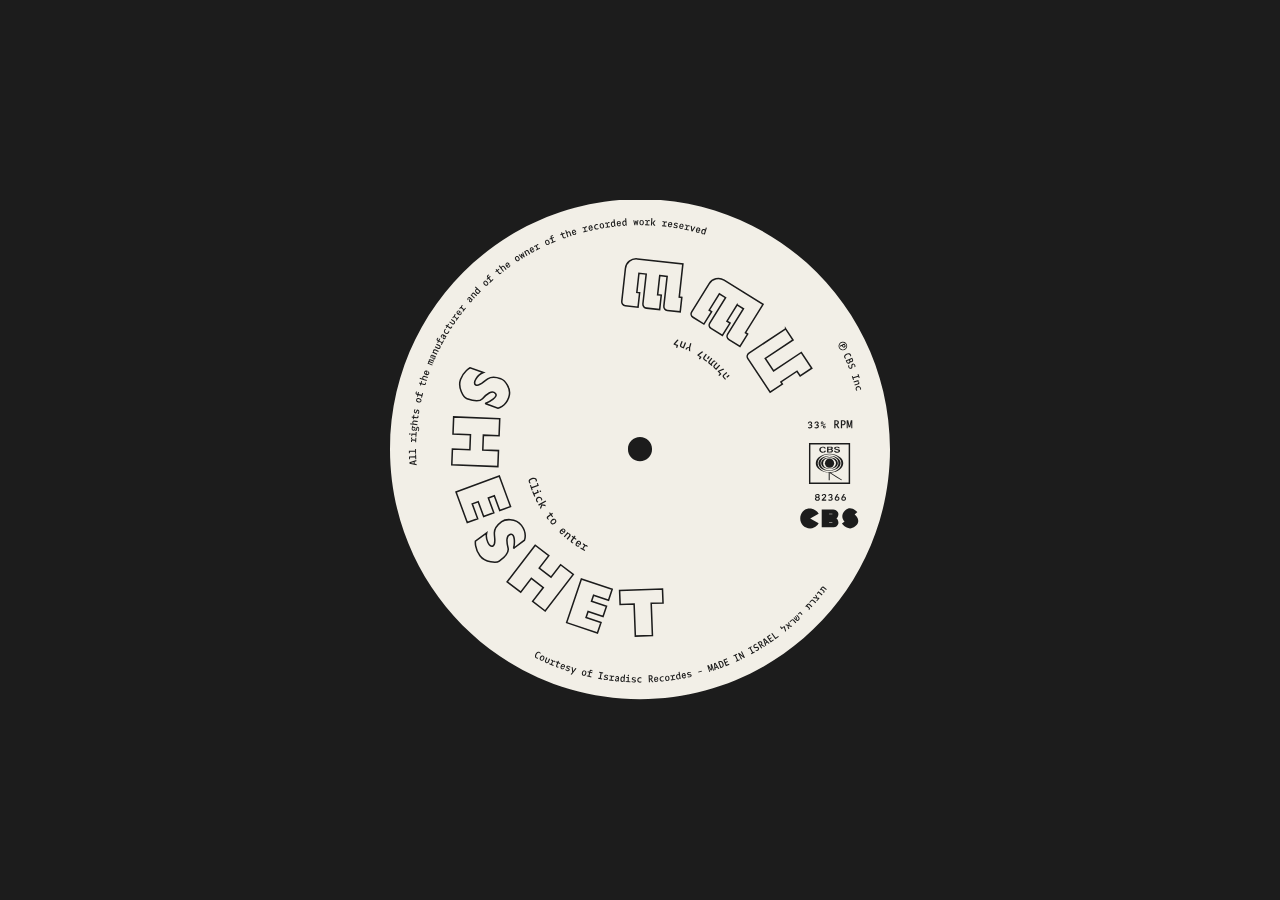
<file: index.html>
<!DOCTYPE html>
<html lang="he">

<head>
  <meta charset="UTF-8">
  <meta name="viewport" content="width=device-width, initial-scale=1.0">

  <title>ששת</title>

  <link rel="stylesheet" href="css/style.css">
  <link rel="stylesheet" href="css/home-tracks.css">

  <script>
    if (sessionStorage.getItem("sheshet_home_transition") === "1") {
      document.documentElement.classList.add("home-intro");
    }
  </script>
</head>

<body class="intro-active home-mode">

  <div class="intro-screen">

    <div class="intro-record">
  
      <img
        class="label outline"
        src="assets/svg/sheshet-label-outline.svg"
        alt=""
      >
  
      <img
        class="label filled"
        src="assets/svg/sheshet-label-filled.svg"
        alt=""
      >
  
    </div>
  
  </div>

  <div class="grid-layer">
    <svg class="grid-svg"></svg>
  </div>

  <!-- TITLE -->

  <div class="album-title">

    <a href="credits.html" class="album-letter taf-left">
      <img class="outline" src="assets/svg/sheshet_taf-left.svg" alt="">
      <img class="filled" src="assets/svg/sheshet_taffill-left.svg" alt="">
    </a>
  
    <a href="about.html" class="album-letter shin-center">

      <img
        class="outline"
        src="assets/svg/sheshet_shin-center.svg"
        alt=""
      >
    
      <img
        class="filled"
        src="assets/svg/sheshet_shinfill-center.svg"
        alt=""
      >
    
    </a>
  
    <a href="lyrics.html" class="album-letter shin-right">

      <img
        class="outline"
        src="assets/svg/sheshet_shin-right.svg"
        alt=""
      >
    
      <img
        class="filled"
        src="assets/svg/sheshet_shinfill-right.svg"
        alt=""
      >
    
    </a>
  
  </div>

  <div class="side-label side-label-a" aria-hidden="true">Side A</div>
  <div class="side-label side-label-b" aria-hidden="true">Side B</div>

<section class="songs-side-a">

  <div class="side-tracklist">

  <a href="songs/inbalim.html" class="song track-a1">
    <div class="song-dot">1</div>
    <div class="song-name">ענבלים</div>
    <span class="song-en">Cymbals</span>
    <div class="song-duration">(4:55)</div>
    <div class="song-credits">
      מילים: נתן אלתרמן<br>
      לחן: שם טוב לוי
    </div>
  </a>

  <a href="songs/aquarel.html" class="song track-a2 is-instrumental">
    <div class="song-dot">2</div>
    <div class="song-name">צבעים</div>
    <span class="song-en">Aquarel</span>
    <div class="song-duration">(6:47)</div>
    <div class="song-credits">לחן: שם טוב לוי</div>
  </a>

  <a href="songs/sambaberegelsmol.html" class="song track-a3">
    <div class="song-dot">3</div>
    <div class="song-name">סמבה ברגל שמאל</div>
    <span class="song-en">All Thumbs Samba</span>
    <div class="song-duration">(3:30)</div>
    <div class="song-credits">
      מילים: יעקב גלעד<br>
      לחן: יהודית רביץ
    </div>
  </a>

  <a href="songs/seveneight.html" class="song track-a4 is-instrumental">
    <div class="song-dot">4</div>
    <div class="song-name">7/8</div>
    <span class="song-en">seven–eight</span>
    <div class="song-duration">(4:09)</div>
    <div class="song-credits">לחן: שם טוב לוי</div>
  </a>

  <a href="songs/ifyouhadcome.html" class="song track-a5">
    <div class="song-dot">5</div>
    <div class="song-name">לו באת</div>
    <span class="song-en">If You Had Come</span>
    <div class="song-duration">(2:42)</div>
    <div class="song-credits">
      מילים: יונתן רטוש<br>
      לחן: שם טוב לוי
    </div>
  </a>

  </div>

</section>

<section class="songs-side-b">

  <div class="side-tracklist">

  <a href="songs/autumnnights.html" class="song track-b1">
    <div class="song-dot">1</div>
    <div class="song-name">בלילות הסתיו</div>
    <span class="song-en">Autumn Nights</span>
    <div class="song-duration">(4:45)</div>
    <div class="song-credits">
      מילים: דוד פוגל<br>
      לחן: שם טוב לוי
    </div>
  </a>

  <a href="songs/debka.html" class="song track-b2 is-instrumental">
    <div class="song-dot">2</div>
    <div class="song-name">דבקה</div>
    <span class="song-en">Debka</span>
    <div class="song-duration">(6:12)</div>
    <div class="song-credits">לחן: שם טוב לוי</div>
  </a>

  <a href="songs/dinosaurus.html" class="song track-b3 is-instrumental">
    <div class="song-dot">3</div>
    <div class="song-name">דינוזאורוס הבן</div>
    <span class="song-en">Dinosaurus Jr.</span>
    <div class="song-duration">(6:35)</div>
    <div class="song-credits">לחן: שמוליק ארוך</div>
  </a>

  <a href="songs/fminor.html" class="song track-b4 is-instrumental">
    <div class="song-dot">4</div>
    <div class="song-name">פה מינור</div>
    <span class="song-en">F Minor</span>
    <div class="song-duration">(6:25)</div>
    <div class="song-credits">לחן: שם טוב לוי</div>
  </a>

  </div>

  </section>

  <!-- FOOTER STICKERS -->

  <div class="footer-sticker-left">
    <img src="assets/images/stereo_footersticker.png" alt="">
  </div>

  <div class="footer-sticker-right">
    <img src="assets/images/acum_footersticker.png" alt="">
  </div>

  <!-- FOOTER CREDITS -->

  <div class="footer-credits">
    CBS are Trademarks of CBS Inc / ℗&© 1977 CBS, Inc / Manufactured and distributed by CBS Records Ltd. P.O.B 681, Tel Aviv, Israel / מיוצר ומופץ ע״י תקליטי סי בי אס בע״מ ת.ד 681 תל אביב / תוצרת ישראל
  </div>

  <script>

    const isReload =
    performance.getEntriesByType("navigation")[0]?.type === "reload";
    
    if(isReload){
    
      sessionStorage.removeItem("sheshet_intro_seen");
    
    }
    
    const introRecord =
    document.querySelector(".intro-record");
    
    if(
      sessionStorage.getItem("sheshet_intro_seen") === "true" ||
      sessionStorage.getItem("sheshet_home_transition") === "1"
    ){
    
      document.body.classList.remove("intro-active");
      document.body.classList.add("entered");
    
    }
    
    introRecord.addEventListener("click", () => {
    
      sessionStorage.setItem("sheshet_intro_seen", "true");
    
      document.body.classList.remove("intro-active");
      document.body.classList.add("entered");
    
    });
    
    </script>

  <script src="js/home-album.js"></script>
  <script src="js/credits-transition.js"></script>
  <script src="js/lyrics-transition.js"></script>
  <script src="js/main.js"></script>

</body>

</html>
</file>
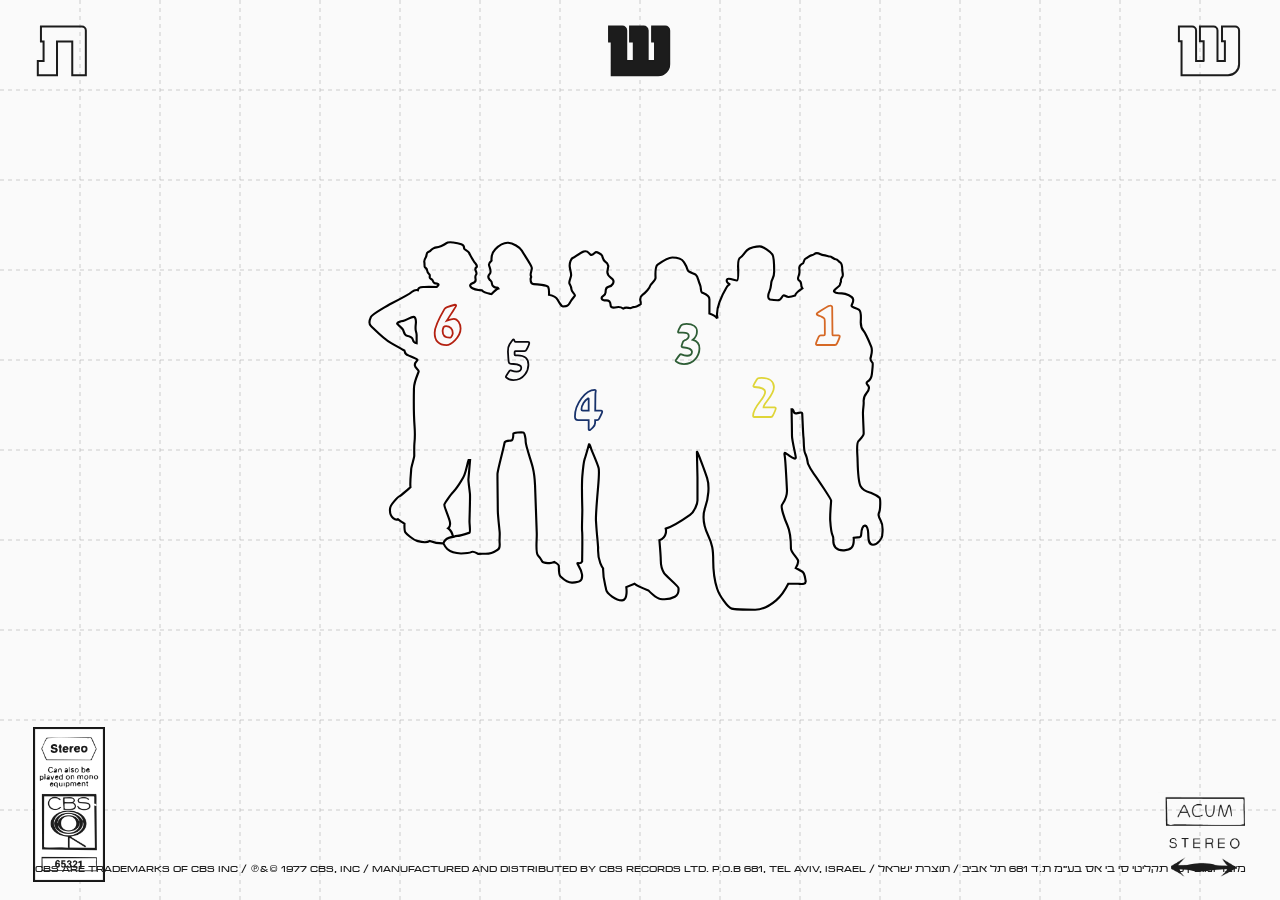
<file: about.html>
<!DOCTYPE html>
<html lang="he">

<head>
  <meta charset="UTF-8">
  <meta name="viewport" content="width=device-width, initial-scale=1.0">
  <title>About | ששת</title>

  <link rel="stylesheet" href="css/style.css">
  <link rel="stylesheet" href="css/about.css">
</head>

<body class="about-mode">

  <div class="grid-layer">
    <svg class="grid-svg"></svg>
  </div>

  <!-- TITLE -->

  <div class="album-title">

    <a href="credits.html" class="album-letter taf-left">
      <img class="outline" src="assets/svg/sheshet_taf-left.svg" alt="">
      <img class="filled" src="assets/svg/sheshet_taffill-left.svg" alt="">
    </a>

    <a href="index.html" class="album-letter shin-center active">

      <img
        class="outline"
        src="assets/svg/sheshet_shin-center.svg"
        alt=""
      >
    
      <img
        class="filled"
        src="assets/svg/sheshet_shinfill-center.svg"
        alt=""
      >
    
    </a>

    <a href="lyrics.html" class="album-letter shin-right">

      <img
        class="outline"
        src="assets/svg/sheshet_shin-right.svg"
        alt=""
      >
    
      <img
        class="filled"
        src="assets/svg/sheshet_shinfill-right.svg"
        alt=""
      >
    
    </a>

  </div>

  <!-- BAND -->

  <section class="band-wrapper">

    <img
      src="assets/svg/about/band-outline.svg"
      class="band-outline"
      alt=""
    >

    <!-- MEMBER 1 -->

    <div class="member member-1">

      <span class="member-number">1</span>

      <div class="member-info member-info-1">

        <div class="info-top">
          <span class="info-en">Adi Renert</span>
        </div>

        <div class="info-middle">

          <div class="info-text">

            <div class="info-name">
              עדי רנרט
            </div>

            <div class="info-role">
              פסנתר, פנדר, המונד<br>
              סינטיסייזר, קולות
            </div>

          </div>

          <span class="info-number">1</span>

        </div>

      </div>

    </div>

    <!-- MEMBER 2 -->

    <div class="member member-2">

      <span class="member-number">2</span>

      <div class="member-info member-info-2">

        <div class="info-top">
          <span class="info-en">Shem Tov Levi</span>
        </div>

        <div class="info-middle">

          <div class="info-text">

            <div class="info-name">
              שם טוב לוי
            </div>

            <div class="info-role">
              חליל, חליליות<br>
              קולות, שירה
            </div>

          </div>

          <span class="info-number">2</span>

        </div>

      </div>

    </div>

    <!-- MEMBER 3 -->

    <div class="member member-3">

      <span class="member-number">3</span>

      <div class="member-info member-info-3">

        <div class="info-top">
          <span class="info-en">Yehudith Ravitz</span>
        </div>

        <div class="info-middle">

          <div class="info-text">

            <div class="info-name">
              יהודית רביץ
            </div>

            <div class="info-role">
              גיטרה אקוסטית, כלי הקשה<br>
              קולות, שירה
            </div>

          </div>

          <span class="info-number">3</span>

        </div>

      </div>

    </div>

    <!-- MEMBER 4 -->

    <div class="member member-4">

      <span class="member-number">4</span>

      <div class="member-info member-info-4">

        <div class="info-top">
          <span class="info-en">Shmulik Budagov</span>
        </div>

        <div class="info-middle">

          <div class="info-text">

            <div class="info-name">
              שמוליק בוגודוב
            </div>

            <div class="info-role">
              גיטרה חשמלית, גיטרה<br>
              אקוסטית, קולות
            </div>

          </div>

          <span class="info-number">4</span>

        </div>

      </div>

    </div>

    <!-- MEMBER 5 -->

    <div class="member member-5">

      <span class="member-number">5</span>

      <div class="member-info member-info-5">

        <div class="info-top">
          <span class="info-en">Ikie Levi</span>
        </div>

        <div class="info-middle">

          <div class="info-text">

            <div class="info-name">
              איקי לוי
            </div>

            <div class="info-role">
              כלי הקשה, תופים
            </div>

          </div>

          <span class="info-number">5</span>

        </div>

      </div>

    </div>

    <!-- MEMBER 6 -->

    <div class="member member-6">

      <span class="member-number">6</span>

      <div class="member-info member-info-6">

        <div class="info-top">
          <span class="info-en">Shmulik Aroch</span>
        </div>

        <div class="info-middle">

          <div class="info-text">

            <div class="info-name">
              שמוליק ארוך
            </div>

            <div class="info-role">
            בס, כלי הקשה, קולות
            </div>

          </div>

          <span class="info-number">6</span>

        </div>

      </div>

    </div>

  </section>

  <audio id="sound-member-1" preload="auto">
    <source src="assets/notes/analog-rhodes-key-high_C_major.wav" type="audio/wav">
  </audio>
  
  <audio id="sound-member-2" preload="auto">
    <source src="assets/notes/staccato-flute-single-stab.wav" type="audio/wav">
  </audio>

  <audio id="sound-member-3" preload="auto">
    <source src="assets/notes/WOOD%20SHAKER%20SOUND%20EFFECT%20IN%20HIGH%20QUALITY.wav" type="audio/wav">
  </audio>

  <audio id="sound-member-4" preload="auto">
    <source src="assets/notes/acoustic-guitar-note_G_major.wav" type="audio/wav">
  </audio>
  
  <audio id="sound-member-5" preload="auto">
    <source src="assets/notes/punchy-drums_70bpm_B_minor.wav" type="audio/wav">
  </audio>

  <audio id="sound-member-6" preload="auto">
    <source src="assets/notes/warm-retro-blues-pluck-bass-hit_C.wav" type="audio/wav">
  </audio>

  <!-- FOOTER STICKERS -->

  <div class="footer-sticker-left">
    <img src="assets/images/stereo_footersticker.png" alt="">
  </div>

  <div class="footer-sticker-right">
    <img src="assets/images/acum_footersticker.png" alt="">
  </div>

  
  <!-- FOOTER CREDITS -->

  <div class="footer-credits">
    CBS are Trademarks of CBS Inc / ℗&© 1977 CBS, Inc / Manufactured and distributed by CBS Records Ltd. P.O.B 681, Tel Aviv, Israel / מיוצר ומופץ ע״י תקליטי סי בי אס בע״מ ת.ד 681 תל אביב / תוצרת ישראל
  </div>

  <script>

  const isReload =
  performance.getEntriesByType("navigation")[0]?.type === "reload";

  if(isReload){

    sessionStorage.removeItem("sheshet_intro_seen");

  }

  </script>

  <script src="js/main.js"></script>

</body>
</html>
</file>
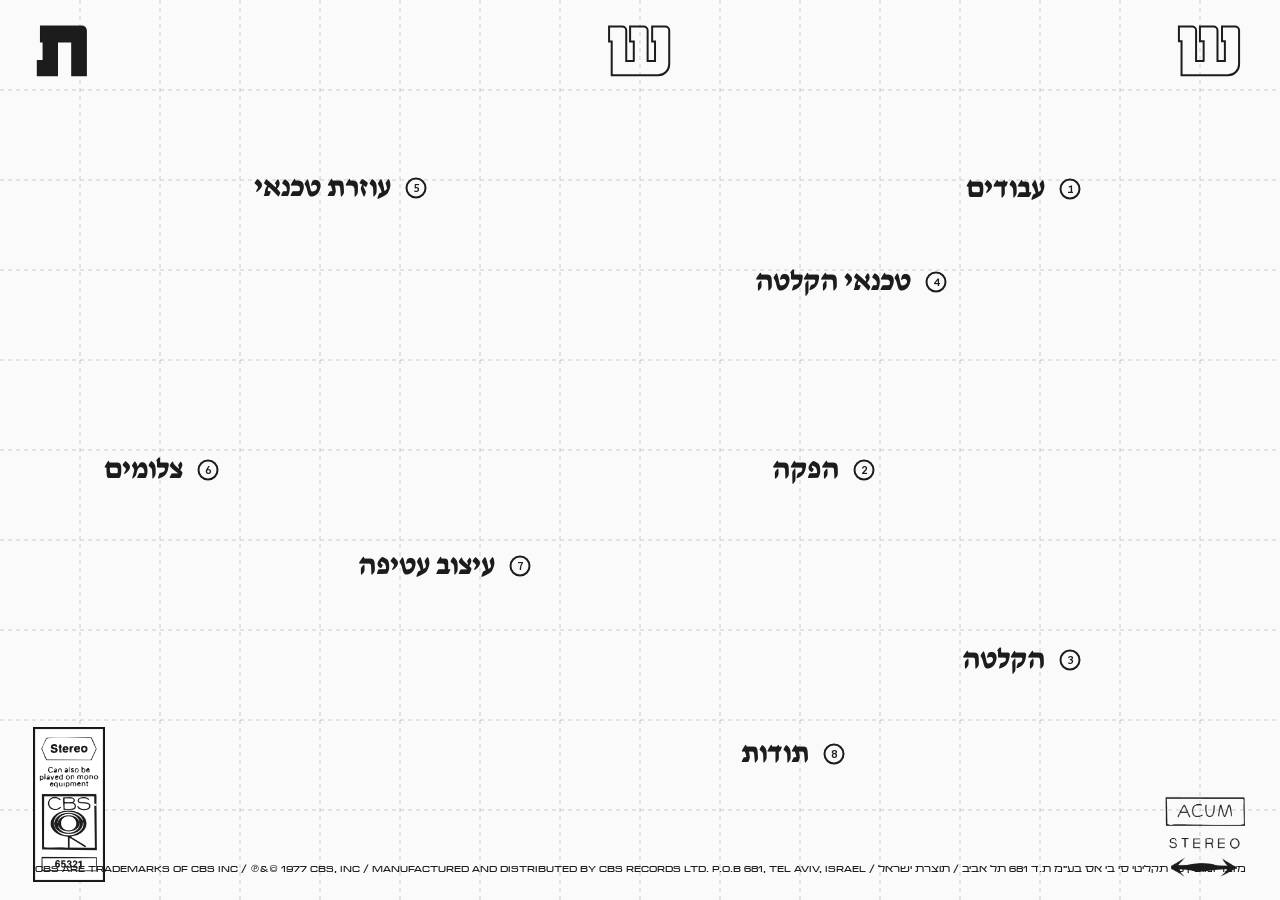
<file: credits.html>
<!DOCTYPE html>
<html lang="he">

<head>
  <meta charset="UTF-8">
  <meta name="viewport" content="width=device-width, initial-scale=1.0">
  <title>Credits | ששת</title>

  <link rel="stylesheet" href="css/style.css">
  <link rel="stylesheet" href="css/credits.css">

  <script>
    if (sessionStorage.getItem("sheshet_credits_transition") === "1") {
      document.documentElement.classList.add("credits-intro");
    }
  </script>
</head>

<body class="credits-mode">

  <div class="grid-layer">
    <svg class="grid-svg"></svg>
  </div>

  <canvas id="traceCanvas" data-trace-opacity="0.6" data-trace-persist="false" aria-hidden="true"></canvas>

  <!-- TITLE -->

  <div class="album-title">

    <a href="index.html" class="album-letter taf-left active">
      <img class="outline" src="assets/svg/sheshet_taf-left.svg" alt="">
      <img class="filled" src="assets/svg/sheshet_taffill-left.svg" alt="">
    </a>

    <a href="about.html" class="album-letter shin-center">
      <img class="outline" src="assets/svg/sheshet_shin-center.svg" alt="">
      <img class="filled" src="assets/svg/sheshet_shinfill-center.svg" alt="">
    </a>

    <a href="lyrics.html" class="album-letter shin-right">
      <img class="outline" src="assets/svg/sheshet_shin-right.svg" alt="">
      <img class="filled" src="assets/svg/sheshet_shinfill-right.svg" alt="">
    </a>

  </div>

  <!-- CREDITS -->

  <section class="credits-wrapper">

    <div class="credit credit-1">
      <div class="credit-dot">1</div>
      <div class="credit-title">עבודים</div>
      <div class="credit-detail">ששת</div>
    </div>

    <div class="credit credit-2">
      <div class="credit-dot">2</div>
      <div class="credit-title">הפקה</div>
      <div class="credit-detail">שם טוב לוי, דורית לנץ</div>
    </div>

    <div class="credit credit-3">
      <div class="credit-dot">3</div>
      <div class="credit-title">הקלטה</div>
      <div class="credit-detail">אולפני טריטון 8/77–10/77</div>
    </div>

    <div class="credit credit-4">
      <div class="credit-dot">4</div>
      <div class="credit-title">טכנאי הקלטה</div>
      <div class="credit-detail">טומי פרידמן, לואי להב</div>
    </div>

    <div class="credit credit-5">
      <div class="credit-dot">5</div>
      <div class="credit-title">עוזרת טכנאי</div>
      <div class="credit-detail">אורית זולטוב</div>
    </div>

    <div class="credit credit-6">
      <div class="credit-dot">6</div>
      <div class="credit-title">צלומים</div>
      <div class="credit-detail">ג׳ראר אלון</div>
    </div>

    <div class="credit credit-7">
      <div class="credit-dot">7</div>
      <div class="credit-title">עיצוב עטיפה</div>
      <div class="credit-detail">דוד טרטקובר</div>
    </div>

    <div class="credit credit-8">
      <div class="credit-dot">8</div>
      <div class="credit-title">תודות</div>
      <div class="credit-detail">
        אלי בבג׳נוב, עידן רוזה<br>
        עמרי ברגמן, שירה פלג, טל נגל<br>
        עומר אלירז, ניר שקד
      </div>
    </div>

  </section>

  <!-- FOOTER STICKERS -->

  <div class="footer-sticker-left">
    <img src="assets/images/stereo_footersticker.png" alt="">
  </div>

  <div class="footer-sticker-right">
    <img src="assets/images/acum_footersticker.png" alt="">
  </div>

  <div class="footer-credits">
    CBS are Trademarks of CBS Inc / ℗&© 1977 CBS, Inc / Manufactured and distributed by CBS Records Ltd. P.O.B 681, Tel Aviv, Israel / מיוצר ומופץ ע״י תקליטי סי בי אס בע״מ ת.ד 681 תל אביב / תוצרת ישראל
  </div>

  <script src="js/main.js"></script>
  <script src="js/credits-transition.js"></script>
  <script src="js/trace.js"></script>

</body>

</html>
</file>
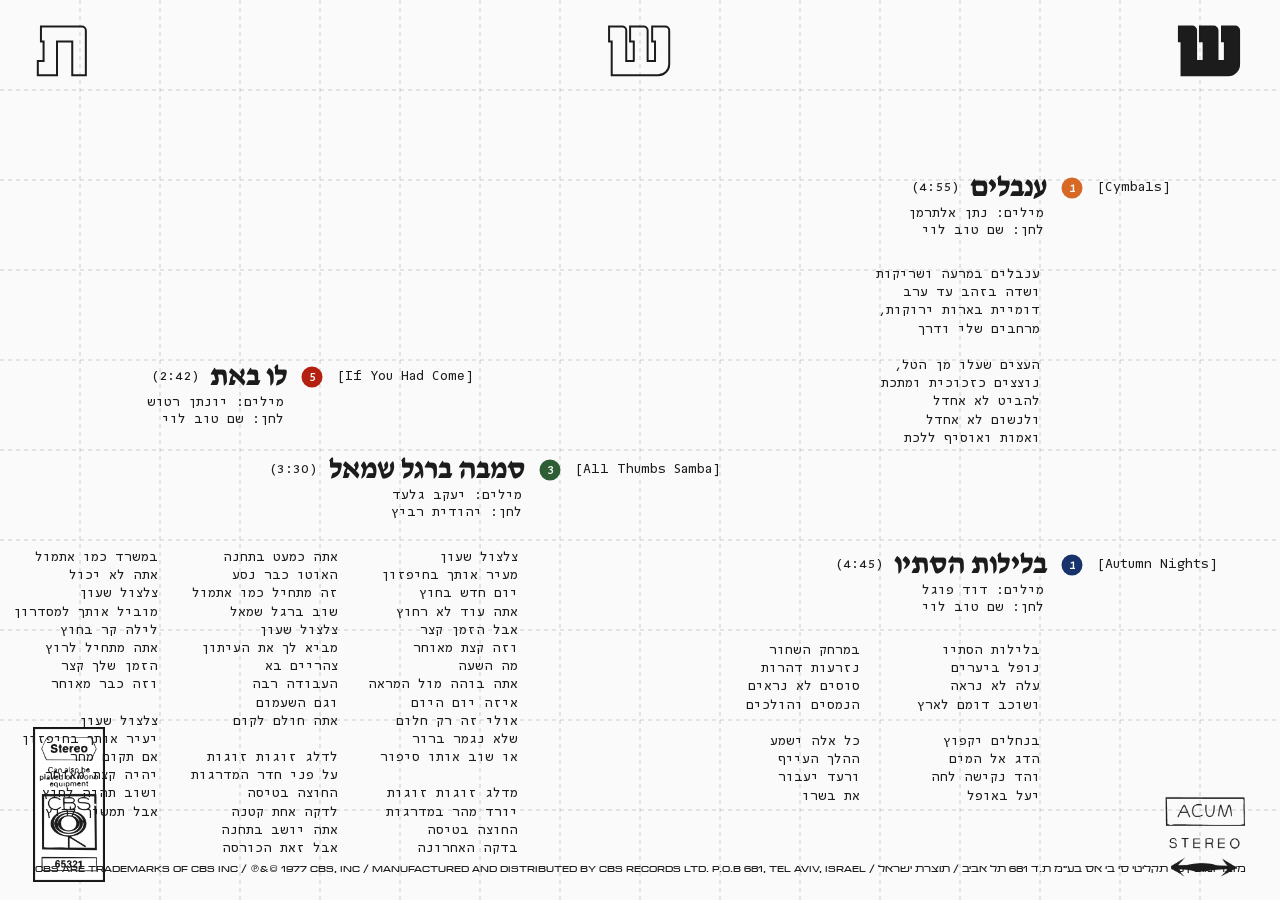
<file: lyrics.html>
<!DOCTYPE html>
<html lang="he">

<head>
  <meta charset="UTF-8">
  <meta name="viewport" content="width=device-width, initial-scale=1.0">
  <title>Lyrics | ששת</title>

  <link rel="stylesheet" href="css/style.css">
  <link rel="stylesheet" href="css/lyrics.css">

  <script>
    if (sessionStorage.getItem("sheshet_lyrics_transition") === "1") {
      document.documentElement.classList.add("lyrics-intro");
    }
  </script>
</head>

<body class="lyrics-mode">

  <div class="grid-layer">
    <svg class="grid-svg"></svg>
  </div>

  <!-- TITLE -->

  <div class="album-title">

    <a href="credits.html" class="album-letter taf-left">
      <img class="outline" src="assets/svg/sheshet_taf-left.svg" alt="">
      <img class="filled" src="assets/svg/sheshet_taffill-left.svg" alt="">
    </a>

    <a href="about.html" class="album-letter shin-center">

      <img
        class="outline"
        src="assets/svg/sheshet_shin-center.svg"
        alt=""
      >

      <img
        class="filled"
        src="assets/svg/sheshet_shinfill-center.svg"
        alt=""
      >

    </a>

    <a href="index.html" class="album-letter shin-right active">

        <img
          class="outline"
          src="assets/svg/sheshet_shin-right.svg"
          alt=""
        >
      
        <img
          class="filled"
          src="assets/svg/sheshet_shinfill-right.svg"
          alt=""
        >
      
      </a>

  </div>

  <!-- SONG HEADERS — home visual language -->

  <section class="songs-side-a">

    <div class="side-tracklist">

      <div class="song track-a1">
        <div class="song-dot">1</div>
        <div class="song-name">ענבלים</div>
        <span class="song-en">Cymbals</span>
        <div class="song-duration">(4:55)</div>
        <div class="song-credits">
          מילים: נתן אלתרמן<br>
          לחן: שם טוב לוי
        </div>
      </div>

      <div class="song track-a3">
        <div class="song-dot">3</div>
        <div class="song-name">סמבה ברגל שמאל</div>
        <span class="song-en">All Thumbs Samba</span>
        <div class="song-duration">(3:30)</div>
        <div class="song-credits">
          מילים: יעקב גלעד<br>
          לחן: יהודית רביץ
        </div>
      </div>

      <div class="song track-a5">
        <div class="song-dot">5</div>
        <div class="song-name">לו באת</div>
        <span class="song-en">If You Had Come</span>
        <div class="song-duration">(2:42)</div>
        <div class="song-credits">
          מילים: יונתן רטוש<br>
          לחן: שם טוב לוי
        </div>
      </div>

      <div class="song track-b1">
        <div class="song-dot">1</div>
        <div class="song-name">בלילות הסתיו</div>
        <span class="song-en">Autumn Nights</span>
        <div class="song-duration">(4:45)</div>
        <div class="song-credits">
          מילים: דוד פוגל<br>
          לחן: שם טוב לוי
        </div>
      </div>

    </div>

  </section>

  <!-- LYRICS -->

  <section class="lyrics-page">

      <div class="lyrics-text lyrics-a1-text">
      
        ענבלים במרעה ושריקות<br>
        ושדה בזהב עד ערב<br>
        דומיית בארות ירוקות,<br>
        מרחבים שלי ודרך<br>
      
        <br>
      
        העצים שעלו מן הטל,<br>
        נוצצים כזכוכית ומתכת<br>
        להביט לא אחדל<br>
        ולנשום לא אחדל<br>
        ואמות ואוסיף ללכת
      
      </div>

  <div class="lyrics-a3-wrapper">

    <div class="lyrics-text lyrics-a3-col1">
  
      צלצול שעון<br>
      מעיר אותך בחיפזון<br>
      יום חדש בחוץ<br>
      אתה עוד לא רחוץ<br>
      אבל הזמן קצר<br>
      וזה קצת מאוחר<br>
      מה השעה<br>
      אתה בוהה מול המראה<br>
      איזה יום היום<br>
      אולי זה רק חלום<br>
      שלא נגמר ברור<br>
      או שוב אותו סיפור<br>
  
      <br>
  
      מדלג זוגות זוגות<br>
      יורד מהר במדרגות<br>
      החוצה בטיסה<br>
      בדקה האחרונה<br>
  
    </div>
  
    <div class="lyrics-text lyrics-a3-col2">
  
      אתה כמעט בתחנה<br>
      האוטו כבר נסע<br>
      זה מתחיל כמו אתמול<br>
      שוב ברגל שמאל<br>
      צלצול שעון<br>
      מביא לך את העיתון<br>
      צהריים בא<br>
      העבודה רבה<br>
      וגם השעמום<br>
      אתה חולם לקום<br>
  
      <br>
  
      לדלג זוגות זוגות<br>
      על פני חדר המדרגות<br>
      החוצה בטיסה<br>
      לדקה אחת קטנה<br>
      אתה יושב בתחנה<br>
      אבל זאת הכורסה<br>

    </div>
  
    <div class="lyrics-text lyrics-a3-col3">
  
      במשרד כמו אתמול<br>
      אתה לא יכול<br>
      צלצול שעון<br>
      מוביל אותך למסדרון<br>
      לילה קר בחוץ<br>
      אתה מתחיל לרוץ<br>
      הזמן שלך קצר<br>
      וזה כבר מאוחר<br>
  
      <br>
  
      צלצול שעון<br>
      יעיר אותך בחיפזון<br>
      אם תקום מחר<br>
      יהיה קצת מאוחר<br>
      ושוב תהיה לחוץ<br>
      אבל תמשיך לרוץ
  
    </div>
  
  </div>

  <div class="lyrics-a5-wrapper">

    <div class="lyrics-text lyrics-a5-text">

      לו באת כמו שאת<br>
      כעת עתה<br>
      הייתי מקבל אותך<br>
      כל כך פשוט<br>
      כמו שאת כמו שבאת<br>
      ואת, אותי<br>
      הן לא באת אחרת.<br>
    
      <br>
    
      לו מת כמו שאת<br>
      כעת עתה<br>
      הייתי מקבר אותך<br>
      כל כך פשוט<br>
      כמו שמת כמו שאת<br>
      ואת, אותי<br>
      אחרת הן לא מת.
      
    </div>

  </div>

  <div class="lyrics-b1-wrapper">

    <div class="lyrics-text lyrics-b1-col1">
  
      בלילות הסתיו<br>
      נופל ביערים<br>
      עלה לא נראה<br>
      ושוכב דומם לארץ<br>
  
      <br>
  
      בנחלים יקפוץ<br>
      הדג אל המים<br>
      והד נקישה לחה<br>
      יעל באופל<br>
  
    </div>
  
    <div class="lyrics-text lyrics-b1-col2">
  
      במרחק השחור<br>
      נזרעות דהרות<br>
      סוסים לא נראים<br>
      הנמסים והולכים<br>
  
      <br>
  
      כל אלה ישמע<br>
      ההלך העייף<br>
      ורעד יעבור<br>
      את בשרו<br>
  
    </div>
  
  </div>
  
      
  </section>

  <!-- FOOTER STICKERS -->

  <div class="footer-sticker-left">
    <img src="assets/images/stereo_footersticker.png" alt="">
  </div>

  <div class="footer-sticker-right">
    <img src="assets/images/acum_footersticker.png" alt="">
  </div>

  <!-- FOOTER CREDITS -->

  <div class="footer-credits">
    CBS are Trademarks of CBS Inc / ℗&© 1977 CBS, Inc / Manufactured and distributed by CBS Records Ltd. P.O.B 681, Tel Aviv, Israel / מיוצר ומופץ ע״י תקליטי סי בי אס בע״מ ת.ד 681 תל אביב / תוצרת ישראל
  </div>

  <script>

    const MUSICIAN_COLORS = [
      "#D66926",
      "#DFD538",
      "#2E5E36",
      "#18326B",
      "#0A090E",
      "#B42111"
    ];

    const symbols = [
      "■",
      "▲",
      "◆",
      "●",
      "▼"
    ];

    function randomMusicianColor(){

      return MUSICIAN_COLORS[
        Math.floor(
          Math.random() *
          MUSICIAN_COLORS.length
        )
      ];
    }

    function randomSymbol(){

      return symbols[
        Math.floor(
          Math.random() *
          symbols.length
        )
      ];
    }

    function showHoverSymbol(span){

      if(span.dataset.active === "symbol") return;

      span.dataset.active = "symbol";
      span.textContent = randomSymbol();
      span.style.color = randomMusicianColor();

    }

    function hideHoverSymbol(span){

      if(span.dataset.active !== "symbol") return;

      span.textContent = span.dataset.original;
      span.style.color = "";
      span.dataset.active = "";

    }

    function wrapLetters(node){

      [...node.childNodes].forEach(child => {

        if(child.nodeType === Node.TEXT_NODE){

          const fragment =
          document.createDocumentFragment();

          [...child.textContent].forEach(char => {

            if(
              char === " " ||
              char === "\n" ||
              char === "\t"
            ){

              fragment.appendChild(
                document.createTextNode(char)
              );

              return;
            }

            const span =
            document.createElement("span");

            span.className =
            "glitch-letter";

            span.dataset.original =
            char;

            span.textContent =
            char;

            span.addEventListener("mouseenter", () => {
              showHoverSymbol(span);
            });

            span.addEventListener("mouseleave", () => {
              hideHoverSymbol(span);
            });

            fragment.appendChild(span);

          });

          child.replaceWith(fragment);

        }

        else if(
          child.nodeType === Node.ELEMENT_NODE
        ){

          wrapLetters(child);

        }

      });

    }

    document
    .querySelectorAll(".lyrics-text")
    .forEach(block => {

      wrapLetters(block);

    });

  </script>

  <script src="js/credits-transition.js"></script>
  <script src="js/lyrics-transition.js"></script>
  <script src="js/main.js"></script>

</body>
</html>
</file>
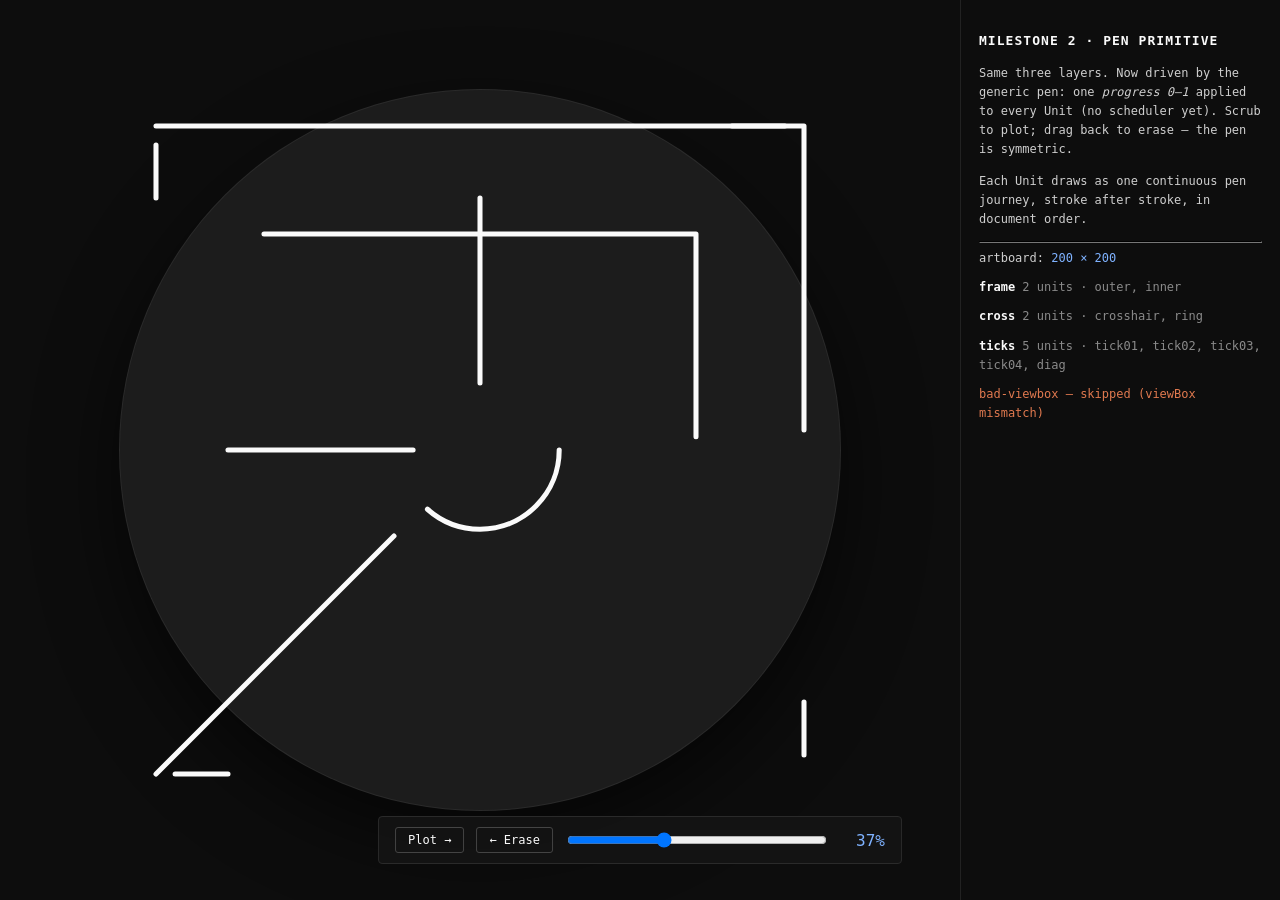
<file: plotter-test.html>
<!DOCTYPE html>
<html lang="en">

<head>
  <meta charset="UTF-8" />
  <meta name="viewport" content="width=device-width, initial-scale=1.0" />
  <title>Plotter Machine — Milestone 2</title>
  <style>
    :root { --disc: min(80vmin, 720px); }
    * { box-sizing: border-box; }
    html, body { margin: 0; height: 100%; }
    body {
      background: #0d0d0d;
      color: #cfcfcf;
      font-family: ui-monospace, Menlo, monospace;
      display: grid;
      grid-template-columns: 1fr 320px;
      min-height: 100%;
    }
    .stage {
      display: flex;
      align-items: center;
      justify-content: center;
    }
    /* The disc = the viewport the artboard maps into. */
    #disc {
      position: relative;
      width: var(--disc);
      height: var(--disc);
      border-radius: 50%;
      background: #1c1c1c;
      box-shadow: 0 0 0 1px #2a2a2a, 0 30px 80px rgba(0,0,0,.6);
    }
    aside {
      border-left: 1px solid #222;
      padding: 20px 18px;
      overflow: auto;
      font-size: 12px;
      line-height: 1.6;
    }
    h1 { font-size: 13px; letter-spacing: .08em; text-transform: uppercase; color: #fafafa; }
    .layer { margin-bottom: 10px; }
    .layer b { color: #fafafa; }
    .units { color: #8a8a8a; }
    .skip { color: #e0794f; }
    code { color: #7fb2ff; }
    .controls {
      position: fixed; left: 50%; bottom: 4vh; transform: translateX(-50%);
      display: flex; align-items: center; gap: 12px;
      background: rgba(20,20,20,.9); padding: 10px 16px; border: 1px solid #2a2a2a;
      border-radius: 4px;
    }
    .controls button {
      font: inherit; font-size: 12px; color: #fafafa; background: transparent;
      border: 1px solid #444; border-radius: 3px; padding: 5px 12px; cursor: pointer;
    }
    .controls button:hover { background: #2a2a2a; }
    .controls input[type=range] { width: 260px; }
    .controls .pval { width: 44px; text-align: right; color: #7fb2ff; }
  </style>
</head>

<body>
  <div class="stage">
    <div id="disc"></div>
  </div>

  <aside>
    <h1>Milestone 2 · Pen primitive</h1>
    <p>Same three layers. Now driven by the generic pen: one
       <em>progress 0–1</em> applied to every Unit (no scheduler yet).
       Scrub to plot; drag back to erase — the pen is symmetric.</p>
    <p>Each Unit draws as one continuous pen journey, stroke after
       stroke, in document order.</p>
    <hr style="border-color:#222" />
    <div id="report">loading…</div>
  </aside>

  <div class="controls">
    <button id="plot">Plot →</button>
    <button id="erase">← Erase</button>
    <input id="scrub" type="range" min="0" max="1000" value="0" />
    <span class="pval" id="pval">0%</span>
  </div>

  <script src="js/plotter/scene.js"></script>
  <script src="js/plotter/loader.js"></script>
  <script src="js/plotter/artboard.js"></script>
  <script src="js/plotter/renderer-svg.js"></script>
  <script src="js/plotter/pen.js"></script>
  <script src="js/plotter/index.js"></script>

  <script>
    // A minimal "score": just ordered files. Everything else is inferred.
    const score = {
      layers: [
        { file: "frame.svg" },
        { file: "cross.svg" },
        { file: "ticks.svg" },
        { file: "bad-viewbox.svg" },
      ],
    };

    PlotterMachine.render(document.getElementById("disc"), {
      baseDir: "assets/svg/songs/_engine-test/layers",
      score,
      style: { stroke: "#FAFAFA", strokeWidth: 1.4 },
    }).then((result) => {
      const { scene, allUnits } = result;

      // ---- temporary test driver: one progress → all Units ----
      const scrub = document.getElementById("scrub");
      const pval = document.getElementById("pval");
      let raf = null;

      function setProgress(p) {
        p = Math.max(0, Math.min(1, p));
        for (const unit of allUnits) unit.drawer.draw(p);
        scrub.value = String(Math.round(p * 1000));
        pval.textContent = Math.round(p * 100) + "%";
      }

      function animateTo(targetP) {
        cancelAnimationFrame(raf);
        const startP = parseInt(scrub.value, 10) / 1000;
        const dur = 2600;
        const t0 = performance.now();
        const step = (now) => {
          const k = Math.min(1, (now - t0) / dur);
          setProgress(startP + (targetP - startP) * k);
          if (k < 1) raf = requestAnimationFrame(step);
        };
        raf = requestAnimationFrame(step);
      }

      scrub.addEventListener("input", () => {
        cancelAnimationFrame(raf);
        setProgress(parseInt(scrub.value, 10) / 1000);
      });
      document.getElementById("plot").addEventListener("click", () => animateTo(1));
      document.getElementById("erase").addEventListener("click", () => animateTo(0));

      // ---- report ----
      const loaded = new Set(scene.layers.map((l) => l.id));
      const lines = [
        `<div class="layer">artboard: <code>${scene.artboard.w} × ${scene.artboard.h}</code></div>`,
      ];
      for (const layer of scene.layers) {
        lines.push(
          `<div class="layer"><b>${layer.id}</b> ` +
          `<span class="units">${layer.units.length} units · ` +
          `${layer.units.map((u) => u.id).join(", ")}</span></div>`
        );
      }
      for (const entry of score.layers) {
        const id = entry.file.replace(/\.[^.]+$/, "");
        if (!loaded.has(id)) {
          lines.push(`<div class="layer skip">${id} — skipped (viewBox mismatch)</div>`);
        }
      }
      document.getElementById("report").innerHTML = lines.join("");

      // Auto-plot once so the page demonstrates drawing on load.
      animateTo(1);
    }).catch((err) => {
      document.getElementById("report").innerHTML =
        `<span class="skip">${err.message}</span>`;
      console.error(err);
    });
  </script>
</body>

</html>
</file>
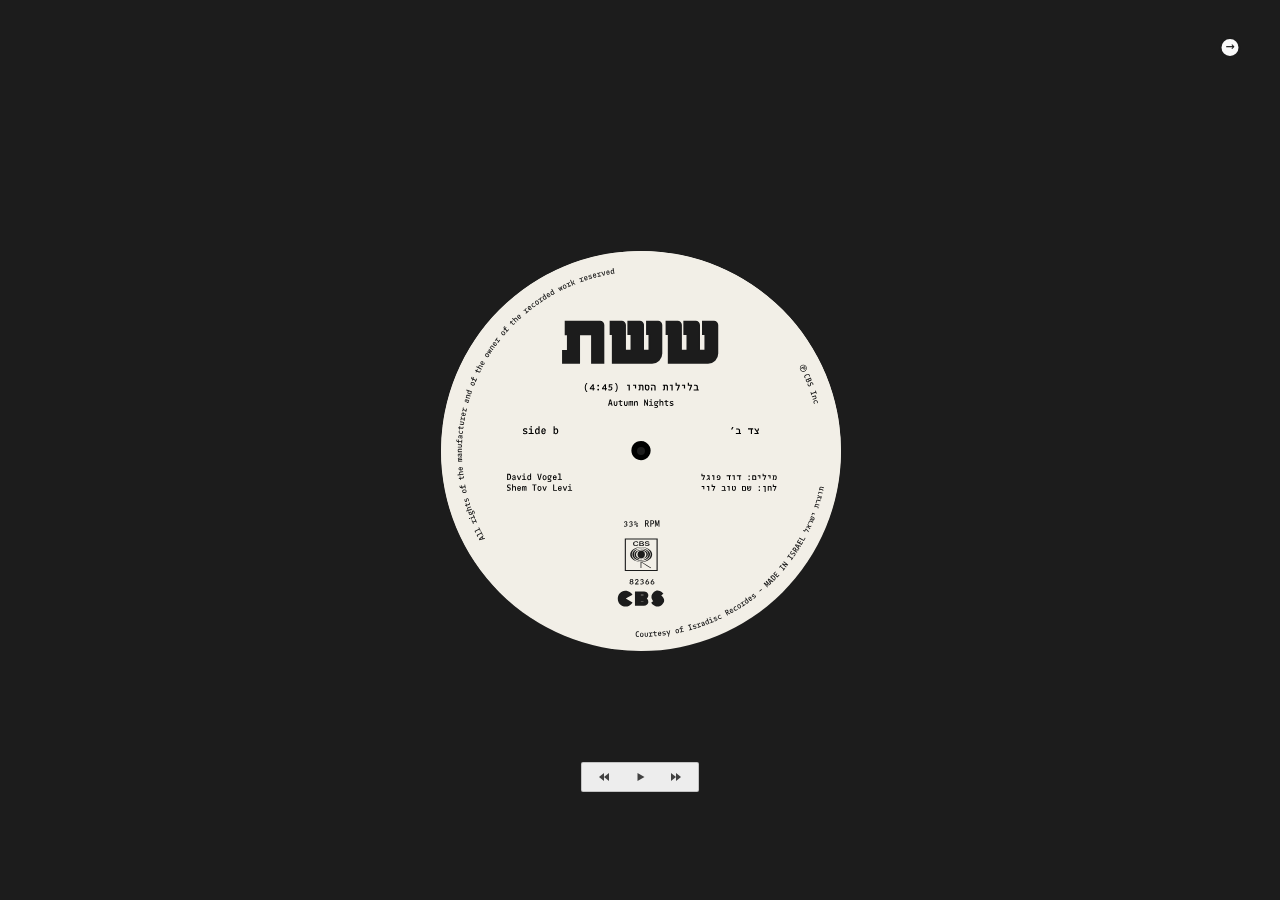
<file: songs/autumnnights.html>
<!DOCTYPE html>
<html lang="he">

<head>

<meta charset="UTF-8">
<meta name="viewport" content="width=device-width, initial-scale=1.0">

<title>ששת | בלילות הסתיו</title>

<link rel="stylesheet" href="../css/style.css">
<link rel="stylesheet" href="../css/songs/autumnnights.css">
<link rel="stylesheet" href="../css/songs/plotter-transport.css">
<link rel="stylesheet" href="../css/songs/plotter-record.css">

<script>
  (function () {
    const raw = sessionStorage.getItem("sheshet_track_transition");
    if (!raw) return;

    try {
      const payload = JSON.parse(raw);
      if (!payload?.direction) return;

      document.documentElement.classList.add("track-transition-enter");
      document.documentElement.dataset.trackEnter = payload.direction;

      if (typeof payload.rollDeg === "number") {
        const startAngle = -payload.rollDeg;
        const normalized = ((startAngle % 360) + 360) % 360;
        const style = document.createElement("style");
        style.id = "track-transition-spin";
        style.textContent =
          "#plotterSpinGroup{transform:rotate(" +
          normalized +
          "deg)!important;animation-play-state:paused!important}";
        document.head.appendChild(style);
      }
    } catch {}
  })();
</script>

</head>

<body class="plotter-page">

  <div class="grid-layer">
    <svg class="grid-svg"></svg>
  </div>

  <!-- Layer order: record base (bottom) -> engravings -> label (top) -->
  <div class="plotter-viewport">
    <div class="plotter-spin-group" id="plotterSpinGroup">

      <div class="plotter-disc" id="plotterRecord"></div>

      <div class="plotter-mount" id="plotterMount"></div>

      <div class="plotter-label-layer" id="plotterLabelLayer">
        <div class="plotter-label" id="plotterLabel">
          <img
            class="plotter-label-svg"
            src="../assets/svg/songs/autumnnights/autumnnights.svg"
            alt=""
          >
        </div>
      </div>

    </div>
  </div>

  <a href="../index.html" class="plotter-home-btn" aria-label="Back to Home">→</a>

  <nav class="plotter-transport" data-track-id="track-b1" aria-label="Playback">
    <button type="button" id="nextBtn" class="plotter-transport-btn" aria-label="Next track">
      <span class="plotter-transport-icon plotter-transport-icon--prev" aria-hidden="true"></span>
    </button>
    <button type="button" id="playBtn" class="plotter-transport-btn plotter-transport-btn--toggle" aria-label="Play" data-state="paused">
      <span class="plotter-transport-icon plotter-transport-icon--play" aria-hidden="true"></span>
      <span class="plotter-transport-icon plotter-transport-icon--pause" aria-hidden="true"></span>
    </button>
    <button type="button" id="prevBtn" class="plotter-transport-btn" aria-label="Previous track">
      <span class="plotter-transport-icon plotter-transport-icon--next" aria-hidden="true"></span>
    </button>
  </nav>

  <audio
    id="autumnnightsAudio"
    src="../audio/songs/autumnnights/autumnnights.mp3"
    preload="metadata"
  ></audio>

  <script src="../js/main.js"></script>
  <script src="../js/plotter/scene.js"></script>
  <script src="../js/plotter/loader.js"></script>
  <script src="../js/plotter/artboard.js"></script>
  <script src="../js/plotter/renderer-svg.js"></script>
  <script src="../js/plotter/path-utils.js"></script>
  <script src="../js/plotter/pen.js"></script>
  <script src="../js/plotter/scheduler.js"></script>
  <script src="../js/plotter/audio-analyser.js"></script>
  <script src="../js/plotter/modulation.js"></script>
  <script src="../js/plotter/track-transition.js"></script>
  <script src="../js/plotter/track-nav.js"></script>
  <script src="../js/plotter/transport.js"></script>
  <script src="../js/plotter/conductor.js"></script>
  <script src="../js/plotter/debug-timecode.js"></script>
  <script src="../js/plotter/index.js"></script>
  <script src="../js/songs/autumnnights.js"></script>

</body>

</html>
</file>
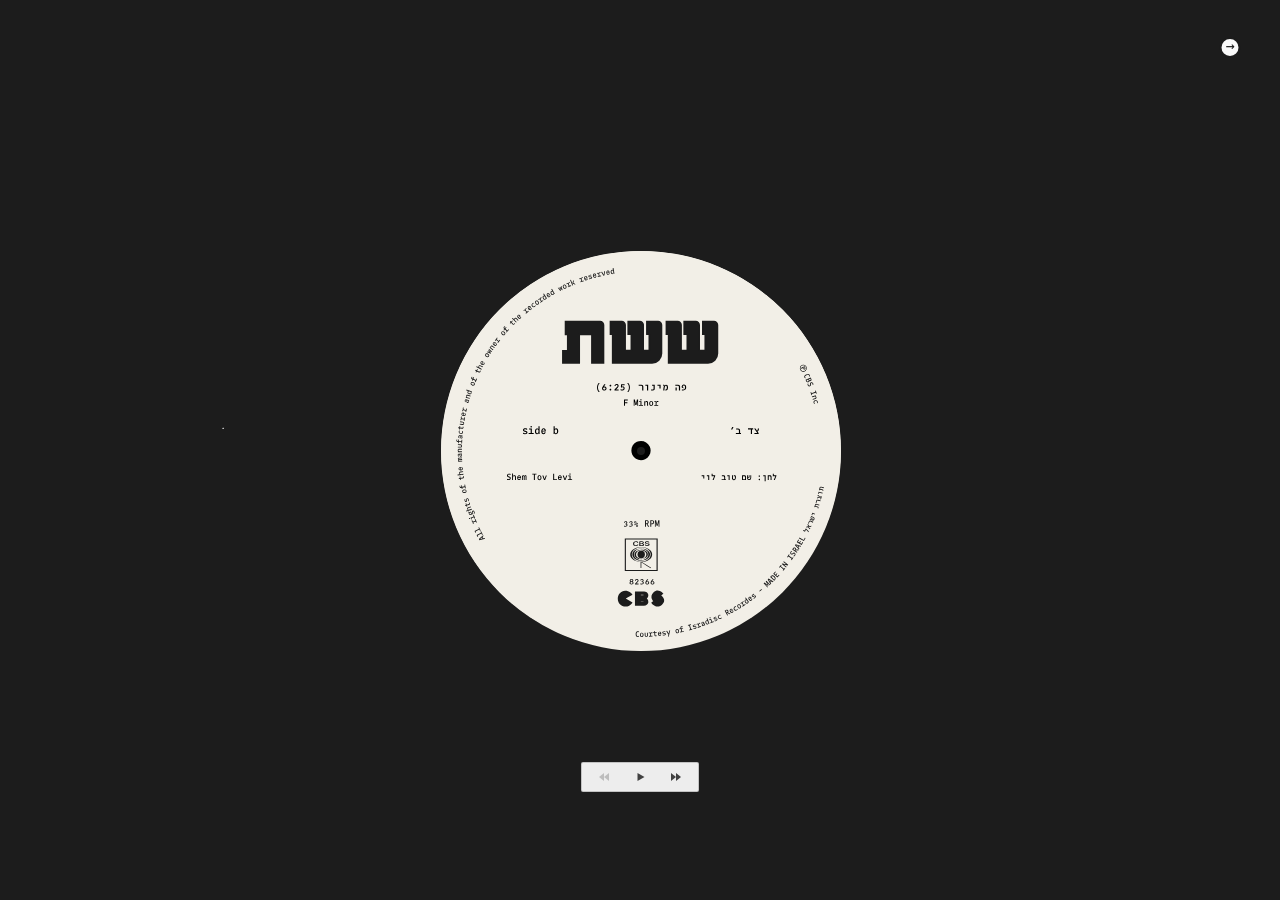
<file: songs/fminor.html>
<!DOCTYPE html>
<html lang="he">

<head>

<meta charset="UTF-8">
<meta name="viewport" content="width=device-width, initial-scale=1.0">

<title>ששת | פה מינור</title>

<link rel="stylesheet" href="../css/style.css">
<link rel="stylesheet" href="../css/songs/fminor.css">
<link rel="stylesheet" href="../css/songs/plotter-transport.css">
<link rel="stylesheet" href="../css/songs/plotter-record.css">

<script>
  (function () {
    const raw = sessionStorage.getItem("sheshet_track_transition");
    if (!raw) return;

    try {
      const payload = JSON.parse(raw);
      if (!payload?.direction) return;

      document.documentElement.classList.add("track-transition-enter");
      document.documentElement.dataset.trackEnter = payload.direction;

      if (typeof payload.rollDeg === "number") {
        const startAngle = -payload.rollDeg;
        const normalized = ((startAngle % 360) + 360) % 360;
        const style = document.createElement("style");
        style.id = "track-transition-spin";
        style.textContent =
          "#plotterSpinGroup{transform:rotate(" +
          normalized +
          "deg)!important;animation-play-state:paused!important}";
        document.head.appendChild(style);
      }
    } catch {}
  })();
</script>

</head>

<body class="plotter-page">

  <div class="grid-layer">
    <svg class="grid-svg"></svg>
  </div>

  <!-- Layer order: record base (bottom) -> engravings -> label (top) -->
  <div class="plotter-viewport">
    <div class="plotter-spin-group" id="plotterSpinGroup">

      <div class="plotter-disc" id="plotterRecord"></div>

      <div class="plotter-mount" id="plotterMount"></div>

      <div class="plotter-label-layer" id="plotterLabelLayer">
        <div class="plotter-label" id="plotterLabel">
          <img
            class="plotter-label-svg"
            src="../assets/svg/songs/fminor/fminor.svg"
            alt=""
          >
        </div>
      </div>

    </div>
  </div>

  <a href="../index.html" class="plotter-home-btn" aria-label="Back to Home">→</a>

  <nav class="plotter-transport" data-track-id="track-b4" aria-label="Playback">
    <button type="button" id="nextBtn" class="plotter-transport-btn" aria-label="Next track">
      <span class="plotter-transport-icon plotter-transport-icon--prev" aria-hidden="true"></span>
    </button>
    <button type="button" id="playBtn" class="plotter-transport-btn plotter-transport-btn--toggle" aria-label="Play" data-state="paused">
      <span class="plotter-transport-icon plotter-transport-icon--play" aria-hidden="true"></span>
      <span class="plotter-transport-icon plotter-transport-icon--pause" aria-hidden="true"></span>
    </button>
    <button type="button" id="prevBtn" class="plotter-transport-btn" aria-label="Previous track">
      <span class="plotter-transport-icon plotter-transport-icon--next" aria-hidden="true"></span>
    </button>
  </nav>

  <audio
    id="fminorAudio"
    src="../audio/songs/fminor/fminor.mp3"
    preload="metadata"
  ></audio>

  <script src="../js/main.js"></script>
  <script src="../js/plotter/scene.js"></script>
  <script src="../js/plotter/loader.js"></script>
  <script src="../js/plotter/artboard.js"></script>
  <script src="../js/plotter/renderer-svg.js"></script>
  <script src="../js/plotter/path-utils.js"></script>
  <script src="../js/plotter/pen.js"></script>
  <script src="../js/plotter/scheduler.js"></script>
  <script src="../js/plotter/audio-analyser.js"></script>
  <script src="../js/plotter/modulation.js"></script>
  <script src="../js/plotter/track-transition.js"></script>
  <script src="../js/plotter/track-nav.js"></script>
  <script src="../js/plotter/transport.js"></script>
  <script src="../js/plotter/conductor.js"></script>
  <script src="../js/plotter/debug-timecode.js"></script>
  <script src="../js/plotter/index.js"></script>
  <script src="../js/songs/fminor.js"></script>

</body>

</html>
</file>
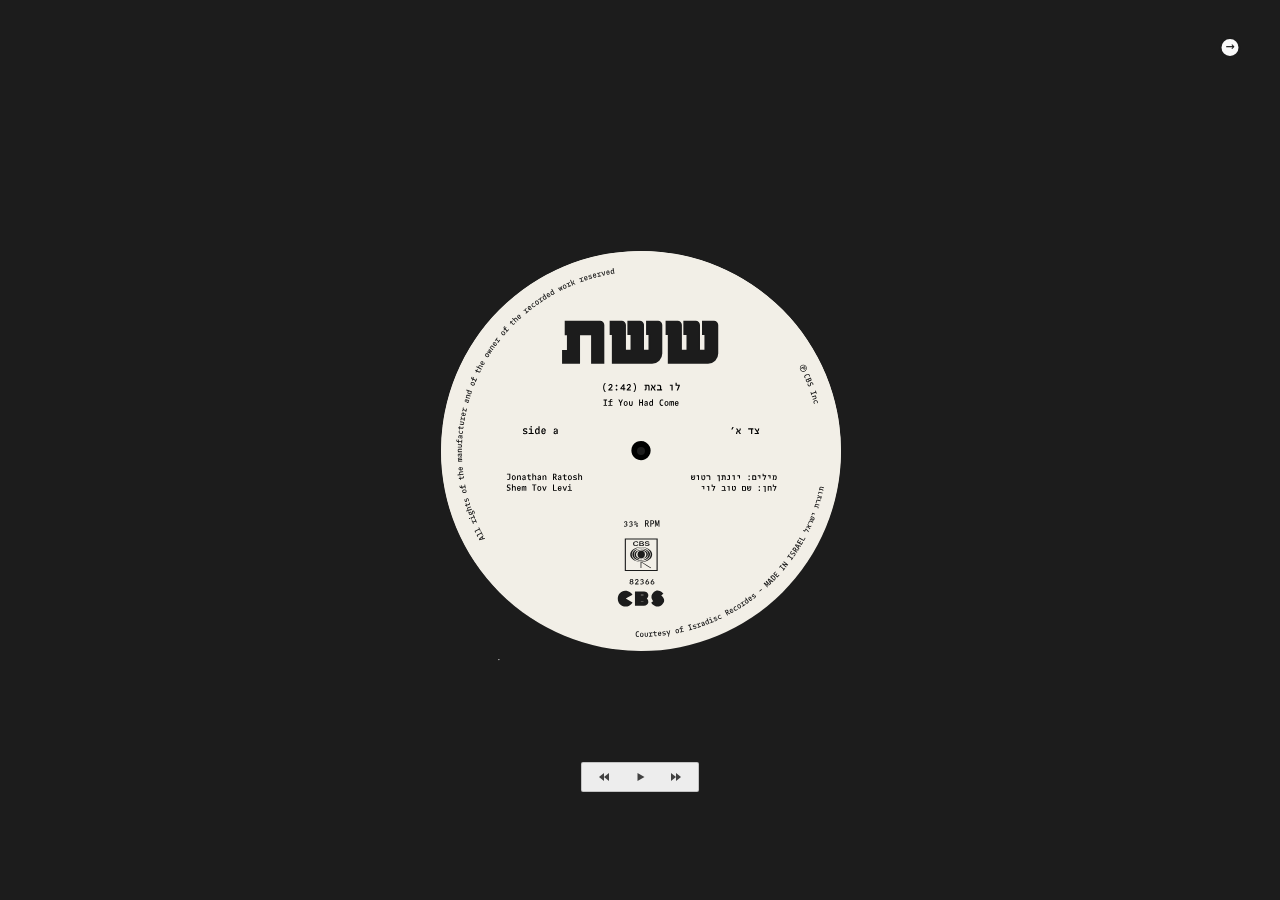
<file: songs/ifyouhadcome.html>
<!DOCTYPE html>
<html lang="he">

<head>

<meta charset="UTF-8">
<meta name="viewport" content="width=device-width, initial-scale=1.0">

<title>ששת | לו באת</title>

<link rel="stylesheet" href="../css/style.css">
<link rel="stylesheet" href="../css/songs/ifyouhadcome.css">
<link rel="stylesheet" href="../css/songs/plotter-transport.css">
<link rel="stylesheet" href="../css/songs/plotter-record.css">

<script>
  (function () {
    const raw = sessionStorage.getItem("sheshet_track_transition");
    if (!raw) return;

    try {
      const payload = JSON.parse(raw);
      if (!payload?.direction) return;

      document.documentElement.classList.add("track-transition-enter");
      document.documentElement.dataset.trackEnter = payload.direction;

      if (typeof payload.rollDeg === "number") {
        const startAngle = -payload.rollDeg;
        const normalized = ((startAngle % 360) + 360) % 360;
        const style = document.createElement("style");
        style.id = "track-transition-spin";
        style.textContent =
          "#plotterSpinGroup{transform:rotate(" +
          normalized +
          "deg)!important;animation-play-state:paused!important}";
        document.head.appendChild(style);
      }
    } catch {}
  })();
</script>

</head>

<body class="plotter-page">

  <div class="grid-layer">
    <svg class="grid-svg"></svg>
  </div>

  <!-- Layer order: record base (bottom) -> engravings -> label (top) -->
  <div class="plotter-viewport">
    <div class="plotter-spin-group" id="plotterSpinGroup">

      <div class="plotter-disc" id="plotterRecord"></div>

      <div class="plotter-mount" id="plotterMount"></div>

      <div class="plotter-label-layer" id="plotterLabelLayer">
        <div class="plotter-label" id="plotterLabel">
          <img
            class="plotter-label-svg"
            src="../assets/svg/songs/Ifyouhadcome/Ifyouhadcome.svg"
            alt=""
          >
        </div>
      </div>

    </div>
  </div>

  <a href="../index.html" class="plotter-home-btn" aria-label="Back to Home">→</a>

  <nav class="plotter-transport" data-track-id="track-a5" aria-label="Playback">
    <button type="button" id="nextBtn" class="plotter-transport-btn" aria-label="Next track">
      <span class="plotter-transport-icon plotter-transport-icon--prev" aria-hidden="true"></span>
    </button>
    <button type="button" id="playBtn" class="plotter-transport-btn plotter-transport-btn--toggle" aria-label="Play" data-state="paused">
      <span class="plotter-transport-icon plotter-transport-icon--play" aria-hidden="true"></span>
      <span class="plotter-transport-icon plotter-transport-icon--pause" aria-hidden="true"></span>
    </button>
    <button type="button" id="prevBtn" class="plotter-transport-btn" aria-label="Previous track">
      <span class="plotter-transport-icon plotter-transport-icon--next" aria-hidden="true"></span>
    </button>
  </nav>

  <audio
    id="ifyouhadcomeAudio"
    src="../audio/songs/ifyouhadcome/ifyouhadcome.mp3"
    preload="metadata"
  ></audio>

  <script src="../js/main.js"></script>
  <script src="../js/plotter/scene.js"></script>
  <script src="../js/plotter/loader.js"></script>
  <script src="../js/plotter/artboard.js"></script>
  <script src="../js/plotter/renderer-svg.js"></script>
  <script src="../js/plotter/path-utils.js"></script>
  <script src="../js/plotter/pen.js"></script>
  <script src="../js/plotter/scheduler.js"></script>
  <script src="../js/plotter/audio-analyser.js"></script>
  <script src="../js/plotter/modulation.js"></script>
  <script src="../js/plotter/track-transition.js"></script>
  <script src="../js/plotter/track-nav.js"></script>
  <script src="../js/plotter/transport.js"></script>
  <script src="../js/plotter/conductor.js"></script>
  <script src="../js/plotter/debug-timecode.js"></script>
  <script src="../js/plotter/index.js"></script>
  <script src="../js/songs/ifyouhadcome.js"></script>

</body>

</html>
</file>
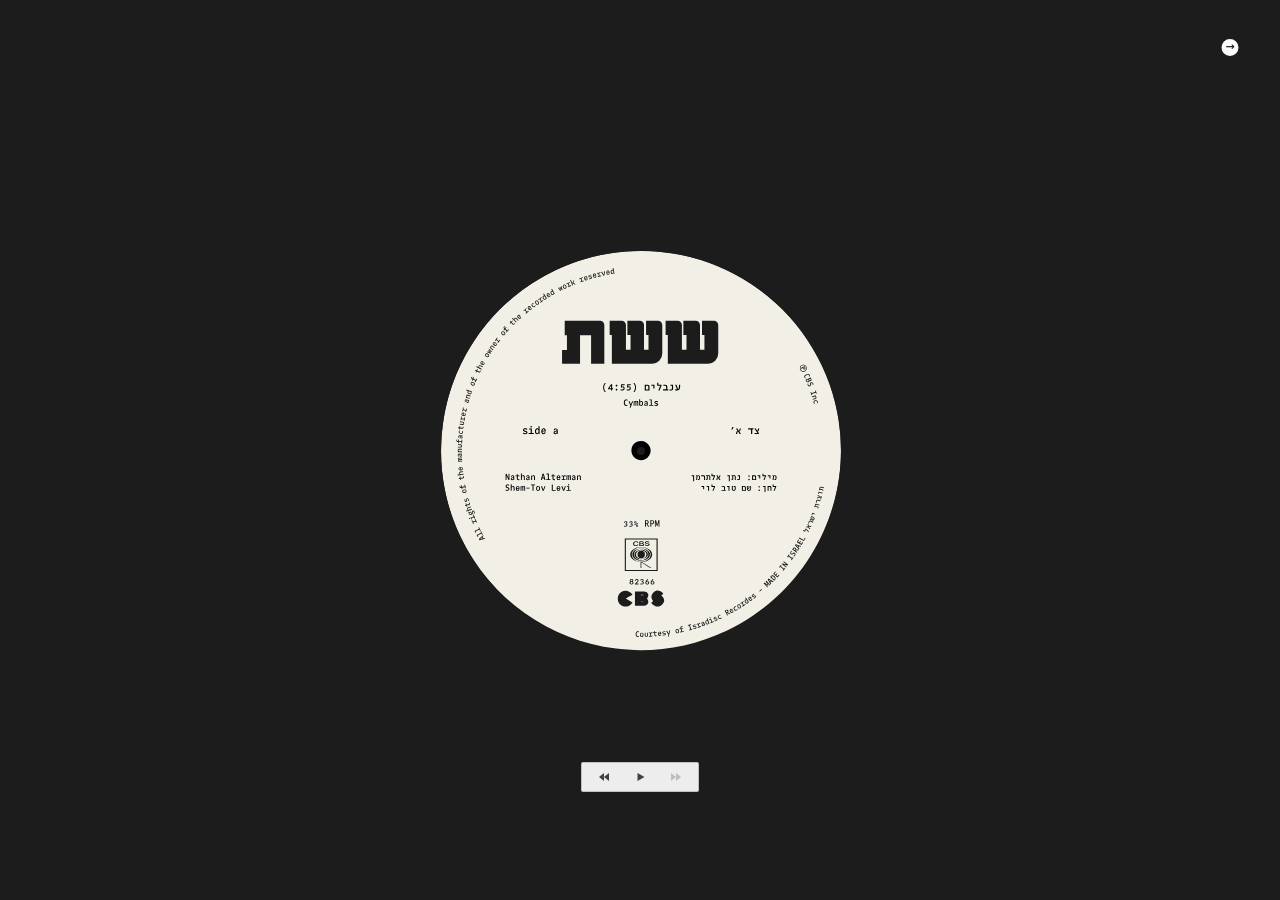
<file: songs/inbalim.html>
<!DOCTYPE html>
<html lang="he">

<head>

<meta charset="UTF-8">
<meta name="viewport" content="width=device-width, initial-scale=1.0">

<title>ששת | ענבלים</title>

<link rel="stylesheet" href="../css/style.css">
<link rel="stylesheet" href="../css/songs/inbalim.css">
<link rel="stylesheet" href="../css/songs/plotter-transport.css">
<link rel="stylesheet" href="../css/songs/plotter-record.css">

<script>
  (function () {
    const raw = sessionStorage.getItem("sheshet_track_transition");
    if (!raw) return;

    try {
      const payload = JSON.parse(raw);
      if (!payload?.direction) return;

      document.documentElement.classList.add("track-transition-enter");
      document.documentElement.dataset.trackEnter = payload.direction;

      if (typeof payload.rollDeg === "number") {
        const startAngle = -payload.rollDeg;
        const normalized = ((startAngle % 360) + 360) % 360;
        const style = document.createElement("style");
        style.id = "track-transition-spin";
        style.textContent =
          "#plotterSpinGroup{transform:rotate(" +
          normalized +
          "deg)!important;animation-play-state:paused!important}";
        document.head.appendChild(style);
      }
    } catch {}
  })();
</script>

</head>

<body class="plotter-page">

  <div class="grid-layer">
    <svg class="grid-svg"></svg>
  </div>

  <!-- Layer order: record base (bottom) -> engravings -> label (top) -->
  <div class="plotter-viewport">
    <div class="plotter-spin-group" id="plotterSpinGroup">

      <div class="plotter-disc" id="plotterRecord"></div>

      <div class="plotter-mount" id="plotterMount"></div>

      <div class="plotter-label-layer" id="plotterLabelLayer">
        <div class="plotter-label" id="plotterLabel">
          <img
            class="plotter-label-svg"
            src="../assets/svg/songs/inbalim/inbalim.svg"
            alt=""
          >
        </div>
      </div>

    </div>
  </div>

  <a href="../index.html" class="plotter-home-btn" aria-label="Back to Home">→</a>

  <nav class="plotter-transport" data-track-id="track-a1" aria-label="Playback">
    <button type="button" id="nextBtn" class="plotter-transport-btn" aria-label="Next track">
      <span class="plotter-transport-icon plotter-transport-icon--prev" aria-hidden="true"></span>
    </button>
    <button type="button" id="playBtn" class="plotter-transport-btn plotter-transport-btn--toggle" aria-label="Play" data-state="paused">
      <span class="plotter-transport-icon plotter-transport-icon--play" aria-hidden="true"></span>
      <span class="plotter-transport-icon plotter-transport-icon--pause" aria-hidden="true"></span>
    </button>
    <button type="button" id="prevBtn" class="plotter-transport-btn" aria-label="Previous track">
      <span class="plotter-transport-icon plotter-transport-icon--next" aria-hidden="true"></span>
    </button>
  </nav>

  <audio
    id="inbalimAudio"
    src="../audio/songs/inbalim/inbalim.mp3"
    preload="metadata"
  ></audio>

  <!-- Flute stem — analysis only, never audible -->
  <audio
    id="inbalimFluteStem"
    src="../audio/songs/inbalim/inbalim-other-B%20minor-220bpm-441hz.mp3"
    preload="metadata"
    muted
  ></audio>

  <!-- Guitar stem — analysis only, never audible -->
  <audio
    id="inbalimGuitarStem"
    src="../audio/songs/inbalim/inbalim-guitars-B%20minor-220bpm-441hz.mp3"
    preload="metadata"
    muted
  ></audio>

  <!-- Drums stem — analysis only, never audible -->
  <audio
    id="inbalimDrumsStem"
    src="../audio/songs/inbalim/inbalim-drums-B%20minor-220bpm-441hz.mp3"
    preload="metadata"
    muted
  ></audio>

  <script src="../js/main.js"></script>
  <script src="../js/plotter/scene.js"></script>
  <script src="../js/plotter/loader.js"></script>
  <script src="../js/plotter/artboard.js"></script>
  <script src="../js/plotter/renderer-svg.js"></script>
  <script src="../js/plotter/path-utils.js"></script>
  <script src="../js/plotter/pen.js"></script>
  <script src="../js/plotter/scheduler.js"></script>
  <script src="../js/plotter/audio-analyser.js"></script>
  <script src="../js/plotter/modulation.js"></script>
  <script src="../js/plotter/track-transition.js"></script>
  <script src="../js/plotter/track-nav.js"></script>
  <script src="../js/plotter/transport.js"></script>
  <script src="../js/plotter/conductor.js"></script>
  <script src="../js/plotter/debug-timecode.js"></script>
  <script src="../js/plotter/index.js"></script>
  <script src="../js/songs/inbalim.js"></script>

</body>

</html>
</file>
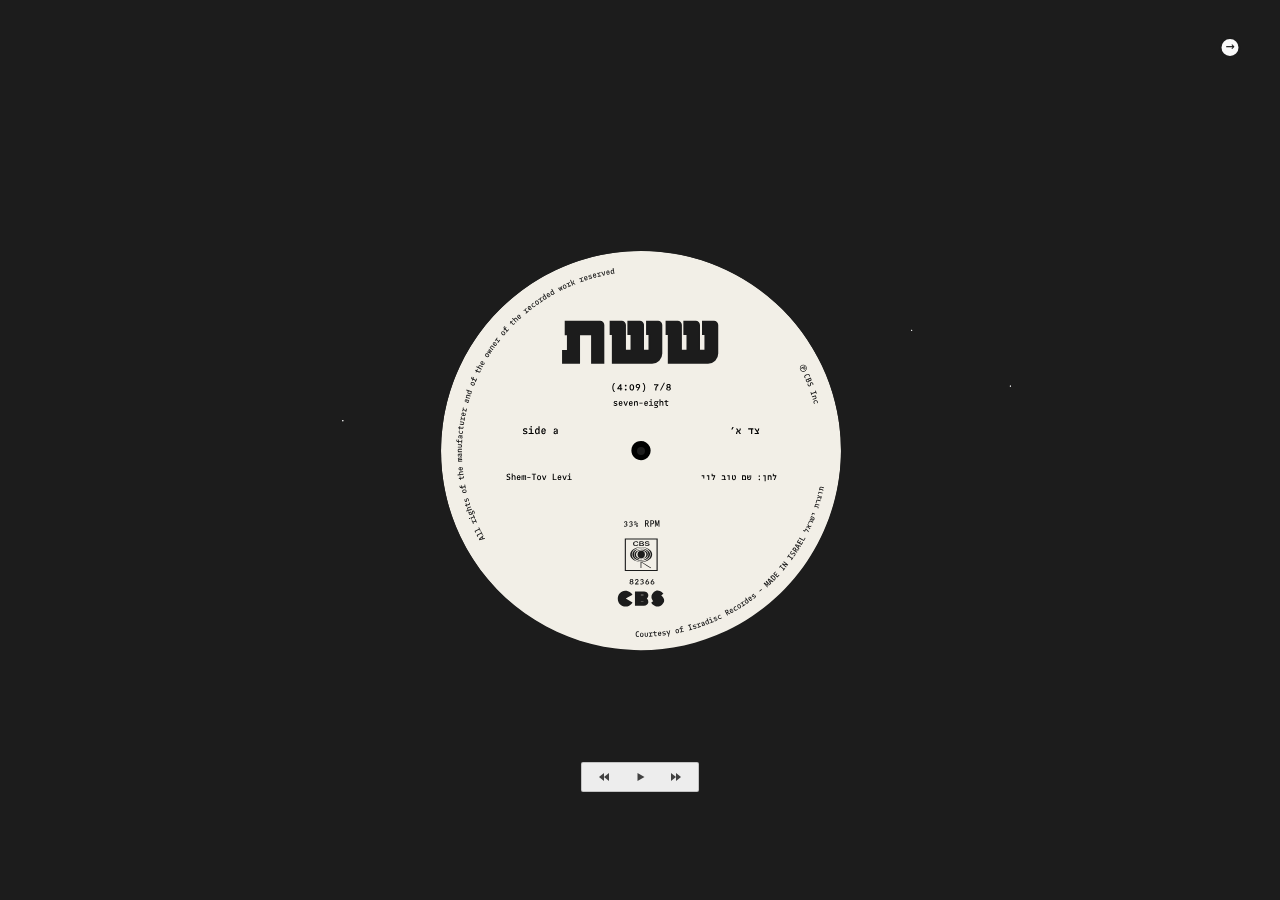
<file: songs/seveneight.html>
<!DOCTYPE html>
<html lang="he">

<head>

<meta charset="UTF-8">
<meta name="viewport" content="width=device-width, initial-scale=1.0">

<title>ששת | 7/8</title>

<link rel="stylesheet" href="../css/style.css">
<link rel="stylesheet" href="../css/songs/seveneight.css">
<link rel="stylesheet" href="../css/songs/plotter-transport.css">
<link rel="stylesheet" href="../css/songs/plotter-record.css">

<script>
  (function () {
    const raw = sessionStorage.getItem("sheshet_track_transition");
    if (!raw) return;

    try {
      const payload = JSON.parse(raw);
      if (!payload?.direction) return;

      document.documentElement.classList.add("track-transition-enter");
      document.documentElement.dataset.trackEnter = payload.direction;

      if (typeof payload.rollDeg === "number") {
        const startAngle = -payload.rollDeg;
        const normalized = ((startAngle % 360) + 360) % 360;
        const style = document.createElement("style");
        style.id = "track-transition-spin";
        style.textContent =
          "#plotterSpinGroup{transform:rotate(" +
          normalized +
          "deg)!important;animation-play-state:paused!important}";
        document.head.appendChild(style);
      }
    } catch {}
  })();
</script>

</head>

<body class="plotter-page">

  <div class="grid-layer">
    <svg class="grid-svg"></svg>
  </div>

  <!-- Layer order: record base (bottom) -> engravings -> label (top) -->
  <div class="plotter-viewport">
    <div class="plotter-spin-group" id="plotterSpinGroup">

      <div class="plotter-disc" id="plotterRecord"></div>

      <div class="plotter-mount" id="plotterMount"></div>

      <div class="plotter-label-layer" id="plotterLabelLayer">
        <div class="plotter-label" id="plotterLabel">
          <img
            class="plotter-label-svg"
            src="../assets/svg/songs/seveneight/seveneight.svg"
            alt=""
          >
        </div>
      </div>

    </div>
  </div>

  <a href="../index.html" class="plotter-home-btn" aria-label="Back to Home">→</a>

  <nav class="plotter-transport" data-track-id="track-a4" aria-label="Playback">
    <button type="button" id="nextBtn" class="plotter-transport-btn" aria-label="Next track">
      <span class="plotter-transport-icon plotter-transport-icon--prev" aria-hidden="true"></span>
    </button>
    <button type="button" id="playBtn" class="plotter-transport-btn plotter-transport-btn--toggle" aria-label="Play" data-state="paused">
      <span class="plotter-transport-icon plotter-transport-icon--play" aria-hidden="true"></span>
      <span class="plotter-transport-icon plotter-transport-icon--pause" aria-hidden="true"></span>
    </button>
    <button type="button" id="prevBtn" class="plotter-transport-btn" aria-label="Previous track">
      <span class="plotter-transport-icon plotter-transport-icon--next" aria-hidden="true"></span>
    </button>
  </nav>

  <audio
    id="seveneightAudio"
    src="../audio/songs/seveneight/seveneight.mp3"
    preload="metadata"
  ></audio>

  <!-- Vocal stem — analysis only, never audible (swap when isolated stem is ready) -->
  <audio
    id="seveneightVocalStem"
    src="../audio/songs/seveneight/seveneight.mp3"
    preload="metadata"
    muted
  ></audio>

  <script src="../js/main.js"></script>
  <script src="../js/plotter/scene.js"></script>
  <script src="../js/plotter/loader.js"></script>
  <script src="../js/plotter/artboard.js"></script>
  <script src="../js/plotter/renderer-svg.js"></script>
  <script src="../js/plotter/path-utils.js"></script>
  <script src="../js/plotter/pen.js"></script>
  <script src="../js/plotter/scheduler.js"></script>
  <script src="../js/plotter/audio-analyser.js"></script>
  <script src="../js/plotter/modulation.js"></script>
  <script src="../js/plotter/track-transition.js"></script>
  <script src="../js/plotter/track-nav.js"></script>
  <script src="../js/plotter/transport.js"></script>
  <script src="../js/plotter/conductor.js"></script>
  <script src="../js/plotter/debug-timecode.js"></script>
  <script src="../js/plotter/index.js"></script>
  <script src="../js/songs/seveneight.js"></script>

</body>

</html>
</file>
<file: css/style.css>
@font-face {
  font-family: "VCDavid";
  src: url("../assets/fonts/VC_david-Light.otf");
  font-weight: 300;
}

@font-face {
  font-family: "VCDavid";
  src: url("../assets/fonts/VC_david-Bold.otf");
  font-weight: 700;
}

@font-face {
  font-family: "SimplerMono";
  src: url("../assets/fonts/SimplerPro_HLAR_Mono-Regular.0ef7f2360bcdad4ee6625f5d1430ac47.woff2") format("woff2");
  font-weight: 400;
}

@font-face {
  font-family: "SimplerMono";
  src: url("../assets/fonts/SimplerPro_HLAR_Mono-Medium.9441898803e1cfbe3081ec8473f5b09b.woff2") format("woff2");
  font-weight: 500;
}

@font-face {
  font-family: "SimplerMono";
  src: url("../assets/fonts/SimplerPro_HLAR_Mono-Bold.d2c9f5a00cb30075052bca15be4609d2.woff2") format("woff2");
  font-weight: 700;
}

@font-face {
  font-family: "TelAviv";
  src: url("../assets/fonts/TelAviv-BrutalistRegular.ttf");
  font-weight: 400;
}

* {
  margin: 0;
  padding: 0;
  box-sizing: border-box;
}

html,
body {
  width: 100%;
  height: 100%;
  overflow: hidden;
}

:root {
  --color-white: #FAFAFA;
  --bg: var(--color-white);
  --grid-opacity: 0.45;
  --grid-stroke: 0.5;

  /* Album focus hover */
  --album-focus-dim: 0.22;
  --album-focus-transition: 0.28s ease;
  --song-hover-nudge: 4px;
  --side-label-underline: 200ms ease;
}

body {
  --page-bg: var(--color-white);
  --page-fg: #1C1C1C;
  --grid-color: #9D9D9D;

  --dot-bg: var(--color-white);
  --dot-border: #1C1C1C;
  --dot-text: #1C1C1C;
  --dot-hover-bg: #1C1C1C;
  --dot-hover-border: #1C1C1C;
  --dot-hover-text: var(--color-white);

  --trace-color: var(--page-fg);

  background: var(--page-bg);
  position: relative;
  font-family: "SimplerMono", monospace;
}

.grid-layer {
  position: fixed;
  inset: 0;
  pointer-events: none;
  z-index: 0;
}

#traceCanvas {
  position: fixed;
  inset: 0;
  z-index: 5;
  pointer-events: none;
}

.grid-svg {
  width: 100%;
  height: 100%;
  display: block;
}

.grid-svg line{
  stroke:var(--grid-color);
  stroke-width:0.5;
  stroke-dasharray:4 4;
}

/* -------------------- */
/* FOOTER STICKERS */
/* -------------------- */

.footer-sticker-left,
.footer-sticker-right{
position:fixed;
z-index:10;
}

.footer-sticker-left{
left: 33px;
bottom:18px;
}

.footer-sticker-right{
right:30px;
bottom:18px;
}

.footer-sticker-left img{
width:72px;
height:auto;
display:block;
mix-blend-mode:multiply;
}

.footer-sticker-right img{
width:92px;
height:auto;
display:block;
}

/* -------------------- */
/* FOOTER CREDITS */
/* -------------------- */

.footer-credits{

  position:fixed;
  left:50%;
  bottom:25px;
  transform:translateX(-50%);
  z-index:10;
  font-family:"TelAviv";
  font-size:10px;
  line-height:1;
  color:var(--page-fg);
  white-space:nowrap;
  text-align:center;
  letter-spacing:0;
}

/* -------------------- */
/* SHESHET TITLE */
/* -------------------- */

.album-title{
  position:fixed;
  inset:0;
  z-index:20;
  pointer-events:none;
}

.album-letter{
  position:absolute;
  cursor:pointer;
  pointer-events:auto;
}

.album-letter img{
  position:absolute;
  inset:0;

  width:100%;
  height:100%;

  display:block;
}

.album-letter .filled{
  opacity:0;

  transition:opacity .18s ease;
}

.album-letter:hover .filled{
  opacity:1;
}

.album-letter.active .filled{
  opacity:1;
}

/* ת */

.taf-left{
  width:53px;
  height:60px;
  left:36px;
  top:20px;
}

/* ש אמצע */

.shin-center{
  width:66px;
  height:60px;
  left:50%;
  transform:translateX(-50%);
  top:20px;
}

.album-letter{
  text-decoration:none;
}

/* ש ימין */

.shin-right{
  width:68px;
  height:60px;
  right:36px;
  top:20px;
}

/* -------------------- */
/* SONGS — shared styles (homepage only) */
/* Per-track positioning: css/home-tracks.css */
/* -------------------- */

.songs-side-a,
.songs-side-b{
position:fixed;
inset:0;
z-index:15;
pointer-events:none;
}

.side-tracklist{
position:relative;
width:100%;
height:100%;
}

.song{
position:absolute;
pointer-events:auto;
cursor:pointer;
text-decoration:none;
color:var(--page-fg);
transition:
  transform var(--album-focus-transition),
  opacity var(--album-focus-transition);
}

.song:hover{
z-index:2;
}

body.home-mode .songs-side-b .song:hover{
transform:translateX(var(--song-hover-nudge));
}

body.home-mode .songs-side-a .song:hover{
transform:translateX(calc(-1 * var(--song-hover-nudge)));
}

body.is-album-focus-a:not(.intro-active) .songs-side-b .song{
opacity:var(--album-focus-dim);
}

body.is-album-focus-b:not(.intro-active) .songs-side-a .song{
opacity:var(--album-focus-dim);
}

/* ---------- SIDE LABELS (home) ---------- */

body.home-mode .side-label{
z-index:14;
pointer-events:none;
font-family:"SimplerMono", monospace;
font-weight:400;
font-size:14px;
line-height:1;
color:var(--page-fg);
white-space:nowrap;
transition:opacity var(--album-focus-transition);
}

body.home-mode.is-album-focus-a:not(.intro-active) .side-label-b{
opacity:var(--album-focus-dim);
}

body.home-mode.is-album-focus-b:not(.intro-active) .side-label-a{
opacity:var(--album-focus-dim);
}

body.home-mode .side-label::after{
content:"";
position:absolute;
left:0;
right:0;
bottom:-6px;
height:var(--side-label-underline-thickness, 1px);
background:currentColor;
opacity:0.85;
transform:scaleX(0);
transition:transform var(--side-label-underline);
}

body.home-mode .side-label-a::after{
transform-origin:right center;
}

body.home-mode .side-label-b::after{
transform-origin:left center;
}

body.home-mode.is-album-focus-a:not(.intro-active) .side-label-a::after{
transform:scaleX(1);
}

body.home-mode.is-album-focus-b:not(.intro-active) .side-label-b::after{
transform:scaleX(1);
}

body.intro-active .side-label,
body.is-lyrics-exit .side-label{
opacity:0;
}

/* -------------------- */
/* HOME → LYRICS EXIT */
/* -------------------- */

body.is-lyrics-exit .song{
pointer-events:none;
}

body.is-lyrics-exit .song .song-name,
body.is-lyrics-exit .song .song-en,
body.is-lyrics-exit .song .song-duration,
body.is-lyrics-exit .song .song-credits{
opacity:0 !important;
transition:opacity 160ms ease;
}

body.is-lyrics-exit .is-instrumental{
opacity:0;
transition:opacity 260ms ease;
}

/* -------------------- */
/* HOME / LYRICS → CREDITS EXIT */
/* -------------------- */

body.is-credits-exit .song{
pointer-events:none;
}

body.is-credits-exit .song .song-name,
body.is-credits-exit .song .song-en,
body.is-credits-exit .song .song-duration,
body.is-credits-exit .song .song-credits{
opacity:0 !important;
transition:opacity 160ms ease;
}

body.is-credits-exit .side-label{
opacity:0;
}

body.is-credits-exit .is-instrumental{
opacity:1;
}

body.is-credits-exit .is-instrumental .song-name,
body.is-credits-exit .is-instrumental .song-en,
body.is-credits-exit .is-instrumental .song-duration,
body.is-credits-exit .is-instrumental .song-credits{
opacity:0 !important;
}

/* -------------------- */
/* HOME ← LYRICS ENTER */
/* -------------------- */

html.home-intro .song .song-name,
html.home-intro .song .song-duration{
opacity:0;
}

html.home-intro .song .song-en,
html.home-intro .song .song-credits{
opacity:0;
visibility:hidden;
}

html.home-intro .is-instrumental{
opacity:0;
visibility:hidden;
}

html.home-intro.home-reveal-all .song .song-name,
html.home-intro.home-reveal-all .song .song-duration,
html.home-intro.home-reveal-all .is-instrumental{
opacity:1;
visibility:visible;
transition:
  opacity 360ms ease,
  visibility 360ms ease;
}

/* ---------- SONG TRACE COLORS — matches scribble system ---------- */

.track-a1{
--song-color:#D66926;
}

.track-a2{
--song-color:#DFD538;
}

.track-a3{
--song-color:#2E5E36;
}

.track-a4{
--song-color:#18326B;
}

.track-a5{
--song-color:#B42111;
}

.track-b1{
--song-color:#18326B;
}

.track-b2{
--song-color:#2E5E36;
}

.track-b3{
--song-color:#DFD538;
}

.track-b4{
--song-color:#D66926;
}

/* ---------- DOT — shared appearance; anchor set per track ---------- */

.song-dot,
.info-number,
.member-dot,
.credit-dot{
width:21px;
height:21px;
border-radius:50%;
display:flex;
align-items:center;
justify-content:center;
font-family:"SimplerMono", monospace;
font-size:13px;
font-weight:500;
line-height:1;
box-sizing:border-box;
flex-shrink:0;
}

.song-dot{
position:absolute;
background:var(--dot-bg);
border:2px solid var(--dot-border);
color:var(--dot-text);
transition:
  background .18s ease,
  color .18s ease,
  border-color .18s ease;
}

.song:hover .song-dot{
background:var(--song-color);
border-color:var(--song-color);
color:var(--color-white);
}

.songs-side-b .song-dot{
left:0;
right:auto;
transform:translate(-50%, -50%);
}

.songs-side-a .song-dot{
right:0;
left:auto;
transform:translate(50%, -50%);
}

/* ---------- ENGLISH TITLE ---------- */

.song-en{
position:absolute;
font-family:"SimplerMono", monospace;
font-weight:400;
font-size:14px;
line-height:1;
color:var(--page-fg);
white-space:nowrap;
opacity:0;
visibility:hidden;
pointer-events:none;
transition:opacity .18s ease, visibility .18s ease;
}

.song-en::before{
content:"[";
}

.song-en::after{
content:"]";
}

/* ---------- HEBREW TITLE ---------- */

.song-name{
position:absolute;
font-family:"VCDavid";
font-weight:700;
font-size:20pt;
line-height:.9;
color:var(--page-fg);
white-space:nowrap;
}

.songs-side-b .song-name,
.songs-side-b .song-duration{
text-align:left;
}

.songs-side-a .song-name,
.songs-side-a .song-duration{
text-align:right;
}

.song:hover .song-name,
.song:hover .song-en,
.song:hover .song-duration,
.song:hover .song-credits{
color:#1C1C1C;
}

/* ---------- DURATION ---------- */

.song-duration{
position:absolute;
font-family:"SimplerMono", monospace;
font-weight:400;
font-size:14px;
line-height:1;
color:var(--page-fg);
white-space:nowrap;
}

/* ---------- CREDITS ---------- */

.song-credits{
position:absolute;
font-family:"SimplerMono", monospace;
font-weight:400;
font-size:14px;
line-height:1.2;
color:var(--page-fg);
white-space:nowrap;
opacity:0;
visibility:hidden;
pointer-events:none;
transition:opacity .18s ease, visibility .18s ease;
}

.songs-side-b .song-credits{
text-align:left;
}

.songs-side-a .song-credits{
text-align:right;
}

/* -------------------- */
/* SONG HOVER */
/* -------------------- */

.song:hover .song-en{
opacity:0.72;
visibility:visible;
}

.song:hover .song-credits{
opacity:0.72;
visibility:visible;
}

/* -------------------- */
/* TEMP — LAYOUT TUNING */
/* Remove class "layout-tuning" from index.html body to restore hover behavior. */
/* -------------------- */

/* Show all hover-only track content permanently; hover stays disabled */
body.layout-tuning .song-en{
max-width:320px;
opacity:0.72;
visibility:visible;
overflow:visible;
}

body.layout-tuning .song-credits{
opacity:0.72;
visibility:visible;
}

/* -------------------- */
/* INTRO SCREEN */
/* -------------------- */

.intro-screen{

  position:fixed;

  left:50%;
  top:50%;

  width:180vmax;
  height:180vmax;

  transform:translate(-50%,-50%);

  border-radius:50%;

  background:#1C1C1C;

  display:flex;
  justify-content:center;
  align-items:center;

  z-index:9999;

  transition:transform 3s ease;
}

.intro-record{

  position:relative;

  width:500px;
  height:500px;

  cursor:pointer;

  animation:spin 10s linear infinite;
}

.intro-record:hover{

  animation-play-state:paused;
}

.label{

  position:absolute;
  inset:0;

  width:100%;
  height:100%;

  object-fit:contain;

  user-select:none;
  pointer-events:none;
}

.filled{

  opacity:0;

  transition:opacity .3s ease;
}

.intro-record:hover .filled{

  opacity:1;
}

body.entered .intro-screen{

  transform:translate(250%,-50%);
}

@keyframes spin{

  from{
    transform:rotate(0deg);
  }

  to{
    transform:rotate(360deg);
  }
}
</file>
<file: css/home-tracks.css>
/* ============================================================
   HOMEPAGE TRACKLIST — home-tracks.css
   Loaded on index.html only.
   Dual-column layout: Side B (left) · Side A (right)
   ============================================================ */


/* ============================================================
   SIDE LABELS — manual controls
   Edit these values to adjust label placement and underline.
   Does not affect song positions or any other layout.
   ============================================================ */

:root {

  /* Side A label position */
  --side-label-a-top:464px;
  --side-label-a-right: 80px;
  --side-label-a-left: auto;

  /* Side B label position */
  --side-label-b-top: 464px;
  --side-label-b-left: 80px;
  --side-label-b-right: auto;

  /* Underline beneath the active side label */
  --side-label-underline-thickness: 1px;

}

.side-label-a {
  position: fixed;
  top: var(--side-label-a-top);
  right: var(--side-label-a-right);
  left: var(--side-label-a-left);
}

.side-label-b {
  position: fixed;
  top: var(--side-label-b-top);
  left: var(--side-label-b-left);
  right: var(--side-label-b-right);
}


/* ============================================================
   SONG POSITIONS
   Each track anchor = numbered circle center.
   Edit top / left / right in px to move the whole song block.
   ============================================================ */


/* -------------------- B1 — Side B -------------------- */

.track-b1 {
  top: 285px;
  left: 420px;
}

.track-b1 .song-dot {
  top: 0;
}

.track-b1 .song-name {
  top: -11px;
  left: 25px;
}

.track-b1 .song-en {
  top: -7px;
  left: -25px;
  transform: translateX(-100%);
}

.track-b1 .song-duration {
  top: -7px;
  left: 198px;
}

.track-b1 .song-credits {
  top: 18px;
  left: 28px;
}


/* -------------------- B2 — Side B -------------------- */

.track-b2 {
  top: 380px;
  left: 420px;
}

.track-b2 .song-dot {
  top: 0;
}

.track-b2 .song-name {
  top: -11px;
  left: 25px;
}

.track-b2 .song-en {
  top: -7px;
  left: -25px;
  transform: translateX(-100%);
}

.track-b2 .song-duration {
  top: -7px;
  left: 102px;
}

.track-b2 .song-credits {
  top: 18px;
  left: 28px;
}


/* -------------------- B3 — Side B -------------------- */

.track-b3 {
  top: 475px;
  left: 420px;
}

.track-b3 .song-dot {
  top: 0;
}

.track-b3 .song-name {
  top: -11px;
  left: 25px;
}

.track-b3 .song-en {
  top: -7px;
  left: -25px;
  transform: translateX(-100%);
}

.track-b3 .song-duration {
  top: -7px;
  left: 206px;
}

.track-b3 .song-credits {
  top: 18px;
  left: 28px;
}


/* -------------------- B4 — Side B -------------------- */

.track-b4 {
  top: 570px;
  left: 420px;
}

.track-b4 .song-dot {
  top: 0;
}

.track-b4 .song-name {
  top: -11px;
  left: 25px;
}

.track-b4 .song-en {
  top: -7px;
  left: -25px;
  transform: translateX(-100%);
}

.track-b4 .song-duration {
  top: -7px;
  left: 136px;
}

.track-b4 .song-credits {
  top: 18px;
  left: 28px;
}


/* -------------------- A1 — Side A -------------------- */

.track-a1 {
  top: 284px;
  right: 420px;
}

.track-a1 .song-dot {
  top: 0;
}

.track-a1 .song-name {
  top: -11px;
  right: 25px;
}

.track-a1 .song-en {
  top: -7px;
  right: -25px;
  transform: translateX(100%);
}

.track-a1 .song-duration {
  top: -7px;
  right: 112px;
}

.track-a1 .song-credits {
  top: 18px;
  right: 28px;
}


/* -------------------- A2 — Side A -------------------- */

.track-a2 {
  top: 378px;
  right: 420px;
}

.track-a2 .song-dot {
  top: 0;
}

.track-a2 .song-name {
  top: -11px;
  right: 25px;
}

.track-a2 .song-en {
  top: -7px;
  right: -25px;
  transform: translateX(100%);
}

.track-a2 .song-duration {
  top: -7px;
  right: 105px;
}

.track-a2 .song-credits {
  top: 18px;
  right: 28px;
}


/* -------------------- A3 — Side A -------------------- */

.track-a3 {
  top: 477px;
  right: 420px;
}

.track-a3 .song-dot {
  top: 0;
}

.track-a3 .song-name {
  top: -11px;
  right: 25px;
}

.track-a3 .song-en {
  top: -7px;
  right: -25px;
  transform: translateX(100%);
}

.track-a3 .song-duration {
  top: -7px;
  right: 232px;
}

.track-a3 .song-credits {
  top: 18px;
  right: 28px;
}


/* -------------------- A4 — Side A -------------------- */

.track-a4 {
  top: 570px;
  right: 420px;
}

.track-a4 .song-dot {
  top: 0;
}

.track-a4 .song-name {
  top: -11px;
  right: 25px;
}

.track-a4 .song-en {
  top: -7px;
  right: -25px;
  transform: translateX(100%);
}

.track-a4 .song-duration {
  top: -7px;
  right: 78px;
}

.track-a4 .song-credits {
  top: 18px;
  right: 28px;
}


/* -------------------- A5 — Side A -------------------- */

.track-a5 {
  top: 665px;
  right: 420px;
}

.track-a5 .song-dot {
  top: 0;
}

.track-a5 .song-name {
  top: -11px;
  right: 25px;
}

.track-a5 .song-en {
  top: -7px;
  right: -25px;
  transform: translateX(100%);
}

.track-a5 .song-duration {
  top: -7px;
  right: 112px;
}

.track-a5 .song-credits {
  top: 18px;
  right: 28px;
}
</file>
<file: css/about.css>
/* -------------------- */
/* ABOUT PAGE */
/* -------------------- */

.band-wrapper{
    position:fixed;
    left:28.11%;
    top:25.87%;
    width:43.77%;
    z-index:15;
}

.band-outline{
    display:block;
    width:95%;
    height:auto;
}

/* -------------------- */
/* MEMBERS */
/* -------------------- */

.member{
    position:absolute;
    font-family:"VCDavid";
    font-weight:700;
    font-size:56px;
    line-height:1;
    cursor:pointer;
    user-select:none;
}

.member-number{
    display:block;
    color:transparent;
    -webkit-text-stroke:1.8px var(--member-color);
    transition:
        color .15s ease,
        -webkit-text-stroke .15s ease;
}

.member:hover .member-number,
.member.active .member-number{
    color:var(--member-color);
}

/* ---------- NUMBERS ---------- */

.member-1{
    --member-color:#D66926;
    left:81%;
    top:18.2%;
}

.member-2{
    --member-color:#DFD538;
    left:70%;
    top:37%;
}

.member-3{
    --member-color:#2E5E36;
    left:56.5%;
    top:23%;
}

.member-4{
    --member-color:#18326B;
    left:38%;
    top:40%;
}

.member-5{
    --member-color:#0A090E;
    left:26%;
    top:27%;
}

.member-6{
    --member-color:#B42111;
    left:13%;
    top:18%;
}

.member:hover,
.member.active{
    z-index:100;
}

/* -------------------- */
/* MEMBER INFO */
/* -------------------- */

.member-info{
    position:absolute;
    width:520px;
    opacity:0;
    pointer-events:none;
    transition:opacity .15s ease;
}

.member:hover .member-info,
.member.active .member-info{
    opacity:1;
}

/* ---------- INFO BLOCK POSITIONS ---------- */

.member-info-1{ right:462px; top:-172px; }
.member-info-2{ right: -693px; top: 15px; }
.member-info-3{ right:322px; top:368px; }
.member-info-4{ right: -768px; top: -282px; }
.member-info-5{ right: 133px; top: 74px; }
.member-info-6{ right:-864px; top:402px; }

/* ---------- TOP LINE ---------- */

.info-top{
    position:absolute;
    right:0;
    top:-30px;
    display:flex;
    align-items:center;
    gap:16px;
}

.info-en{
    position:relative;
    right:99px;
    top:12px;
    font-family:"SimplerMono";
    font-weight:400;
    font-size:14px;
    line-height:1;
    color:var(--page-fg);
    opacity:0.72;
}

.info-en::before{
    content:"[";
}

.info-en::after{
    content:"]";
}

/* ---------- NAME + NUMBER ---------- */

.info-middle{
    display:flex;
    align-items:center;
    gap:12px;
}

.info-text{
    position:relative;
    right:0;
    top:0;
    display:flex;
    flex-direction:column;
    align-items:flex-end;
}

.info-name{
    position:relative;
    right:-132px;
    top:15px;
    font-family:"VCDavid";
    font-weight:700;
    font-size:20pt;
    line-height:.9;
    color:#1C1C1C;
    white-space:nowrap;
}

.info-number{
    position:relative;
    right:-143px;
    top:-8px;
    background:var(--member-color);
    border:2px solid var(--member-color);
    color:var(--color-white);
}

/* ---------- ROLE ---------- */

.info-role{
    position:relative;
    right:-130px;
    top:15px;
    margin-top:10px;
    font-family:"SimplerMono";
    font-weight:400;
    font-size:14px;
    line-height:1.2;
    color:var(--page-fg);
    opacity:0.72;
    text-align:right;
}

/* ---------- INDIVIDUAL TOP LINE ADJUSTMENTS ---------- */

/* 1 */
.member-1 .info-en{ right:82px; top:48px; }

/* 2 */
.member-2 .info-en{ right:80px; top:49px; }

/* 3 */
.member-3 .info-en{ right:2px; top:49px; }

/* 4 */
.member-4 .info-en{ right:20px; top:48px; }

/* 5 */
.member-5 .info-en{ right:112px; top:40px; }

/* 6 */
.member-6 .info-en{ right:45px; top:40px; }

/* ---------- MEMBER 5 ---------- */

.member-5 .info-text{
    top:-8px;
}

/* ---------- MEMBER 6 ---------- */

.member-6 .info-text{
    top:-8px;
}
</file>
<file: css/credits.css>
/* ============================================================
   CREDITS PAGE
   Internal layout matches Home song blocks (Side A / style.css):
   dot anchor · title top -11px right 25px · detail top 18px right 28px
   Edit top / left / right on .credit-N only to move each block.
   ============================================================ */

.credits-wrapper {
  position: fixed;
  inset: 0;
  z-index: 15;
  pointer-events: none;
}

/* ---------- ITEM BASE ---------- */

.credit {
  position: absolute;
  pointer-events: auto;
  cursor: pointer;
  user-select: none;
}

.credit:hover {
  z-index: 2;
}

/* ---------- DOT — matches .song-dot (Side A anchor) ---------- */

.credit-dot {
  position: absolute;
  top: 0;
  right: 0;
  left: auto;
  transform: translate(50%, -50%);
  background: var(--dot-bg);
  border: 2px solid var(--dot-border);
  color: var(--dot-text);
  transition:
    background .18s ease,
    color .18s ease,
    border-color .18s ease;
}

.credit:hover .credit-dot {
  background: var(--credit-color);
  border-color: var(--credit-color);
  color: var(--color-white);
}

/* ---------- TITLE — matches .song-name (Side A) ---------- */

.credit-title {
  position: absolute;
  top: -11px;
  right: 25px;
  font-family: "VCDavid";
  font-weight: 700;
  font-size: 20pt;
  line-height: 0.9;
  color: var(--page-fg);
  white-space: nowrap;
  text-align: right;
  transition: color .18s ease;
}

/* ---------- DETAIL — hidden until hover (matches Home song-credits) ---------- */

.credit-detail {
  position: absolute;
  top: 18px;
  right: 28px;
  font-family: "SimplerMono", monospace;
  font-weight: 400;
  font-size: 14px;
  line-height: 1.2;
  color: var(--page-fg);
  white-space: nowrap;
  text-align: right;
  opacity: 0;
  visibility: hidden;
  pointer-events: none;
  transition: opacity .18s ease, visibility .18s ease;
}

.credit:hover .credit-title {
  color: #1C1C1C;
}

.credit:hover .credit-detail {
  opacity: 0.72;
  visibility: visible;
}

/* ---------- COLORS — album palette ---------- */

.credit-1 { --credit-color: #D66926; }
.credit-2 { --credit-color: #DFD538; }
.credit-3 { --credit-color: #2E5E36; }
.credit-4 { --credit-color: #18326B; }
.credit-5 { --credit-color: #0A090E; }
.credit-6 { --credit-color: #B42111; }
.credit-7 { --credit-color: #D66926; }
.credit-8 { --credit-color: #2E5E36; }

/* ============================================================
   POSITIONS — edit top / left / right per block only
   Anchor = numbered circle center (same as Home tracks)
   ============================================================ */

.credit-1 {
  top: 189px;
  right: 210px;
}

.credit-2 {
  top: 470px;
  right: 416px;
}

.credit-3 {
  top: 660px;
  right: 210px;
}

.credit-4 {
  top: 282px;
  left: 936px;
}

.credit-5 {
  top: 188px;
  left: 416px;
}

.credit-6 {
  top: 470px;
  left: 208px;
}

.credit-7 {
  top: 566px;
  left: 520px;
}

.credit-8 {
  top: 754px;
  left: 834px;
}

/* ============================================================
   HOME / LYRICS → CREDITS TRANSITION
   ============================================================ */

html.credits-intro .credit {
  transition: none !important;
  opacity: 0;
}

html.credits-intro .credit-title,
html.credits-intro .credit-detail {
  opacity: 0;
  visibility: hidden;
}

html.credits-intro.credits-reveal-titles .credit-title {
  opacity: 1;
  visibility: visible;
  transition: opacity 360ms ease;
}

/* ============================================================
   CREDITS → HOME TRANSITION
   ============================================================ */

body.credits-mode.is-home-exit .credit {
  pointer-events: none;
}

body.credits-mode.is-home-exit .credit-title {
  opacity: 0 !important;
  transition: opacity 360ms ease;
}

body.credits-mode.is-home-exit-moving .credit {
  transition: none !important;
}
</file>
<file: css/lyrics.css>
.lyrics-page{
  position:fixed;
  inset:0;
  z-index:15;
  pointer-events:auto;
}

/* ============================================================
   SONG HEADERS — home visual language, lyric-insert positions
   Circle / Hebrew title / English title / duration / credits
   reuse the shared .songs-side-* styles from style.css.
   Only the anchor positions differ from the Home page.
   ============================================================ */

/* English title + credits are always visible on the lyric insert
   (on Home they are hover-only). */
body.lyrics-mode .song-en{
  opacity:1;
  visibility:visible;
}

body.lyrics-mode .song-credits{
  opacity:1;
  visibility:visible;
}

body.lyrics-mode .song .song-dot{
  background:var(--song-color);
  border-color:var(--song-color);
  color:var(--color-white);
}

/* During the forward intro, circles stay plain until titles appear. */
html.lyrics-intro:not(.lyrics-reveal-titles) .song .song-dot{
  background:var(--dot-bg);
  border-color:var(--dot-border);
  color:var(--dot-text);
}

html.lyrics-intro.lyrics-reveal-titles .song .song-dot{
  background:var(--song-color);
  border-color:var(--song-color);
  color:var(--color-white);
  transition:
    background 360ms ease,
    border-color 360ms ease,
    color 360ms ease;
}

/* -------------------- A1 — circle center anchor -------------------- */

.track-a1{
  top:188px;
  right:208px;
}

.track-a1 .song-dot{ top:0; }

.track-a1 .song-name{
  top:-11px;
  right:25px;
}

.track-a1 .song-en{
  top:-7px;
  right:-25px;
  transform:translateX(100%);
}

.track-a1 .song-duration{
  top:-7px;
  right:112px;
}

.track-a1 .song-credits{
  top:18px;
  right:28px;
}

/* -------------------- A3 — circle center anchor -------------------- */

.track-a3{
  top:470px;
  right:730px;
}

.track-a3 .song-dot{ top:0; }

.track-a3 .song-name{
  top:-11px;
  right:25px;
}

.track-a3 .song-en{
  top:-7px;
  right:-25px;
  transform:translateX(100%);
}

.track-a3 .song-duration{
  top:-7px;
  right:232px;
}

.track-a3 .song-credits{
  top:18px;
  right:28px;
}

/* -------------------- B1 — circle center anchor -------------------- */

.track-b1{
  top:565px;
  right:208px;
}

.track-b1 .song-dot{ top:0; }

.track-b1 .song-name{
  top:-11px;
  right:25px;
}

.track-b1 .song-en{
  top:-7px;
  right:-25px;
  transform:translateX(100%);
}

.track-b1 .song-duration{
  top:-7px;
  right:188px;
}

.track-b1 .song-credits{
  top:18px;
  right:28px;
}

/* -------------------- A5 — circle center anchor (RTL title block) -------------------- */

.track-a5{
  top:377px;
  left:312px;
}

.track-a5 .song-dot{
  top:0;
  left:auto;
  right:0;
  transform:translate(50%, -50%);
}

.track-a5 .song-name{
  top:-11px;
  right:25px;
  left:auto;
}

.track-a5 .song-en{
  top:-7px;
  right:-25px;
  left:auto;
  transform:translateX(100%);
}

.track-a5 .song-duration{
  top:-7px;
  right:112px;
  left:auto;
}

.track-a5 .song-credits{
  top:18px;
  right:28px;
  left:auto;
}

/* -------------------- */
/* LYRICS TEXT */
/* -------------------- */

.lyrics-text{

  position:absolute;

  right:240px;
  top:266px;

  width:320px;

  font-family:"SimplerMono";
  font-weight:400;
  font-size:14px;
  line-height:1.3;

  color:#1C1C1C;

  direction:rtl;
  text-align:right;
}

/* -------------------- */
/* A3 TEXT */
/* -------------------- */

.lyrics-a3-wrapper{

  position:absolute;

  right:762px;
  top:549px;
}

.lyrics-a3-col1{

  position:absolute;

  right:0;
  top:0;

  width:180px;
}

.lyrics-a3-col2{

  position:absolute;

  right:220px;
  top:0;

  width:180px;
}

.lyrics-a3-col3{

  position:absolute;

  right:440px;
  top:0;

  width:180px;
}

.lyrics-a3-col2{
  right:180px;
}

.lyrics-a3-col3{
  right:360px;
}

/* -------------------- */
/* A5 TEXT */
/* -------------------- */

.lyrics-a5-wrapper{

  position:absolute;

  right:1146px;
  top:188px;
}

.lyrics-a5-text{

  position:relative;

  width:220px;
}

/* -------------------- */
/* B1 TEXT */
/* -------------------- */

.lyrics-b1-wrapper{

  position:absolute;

  right:240px;
  top:642px;
}

.lyrics-b1-col1{

  position:absolute;

  right:0;
  top:0;

  width:180px;
}

.lyrics-b1-col2{

  position:absolute;

  right:180px;
  top:0;

  width:180px;
}

.glitch-letter{
  display:inline;
  cursor:default;
}

/* ============================================================
   HOME → LYRICS TRANSITION
   Intro state hides titles + lyrics until the circles arrive.
   Circle movement is driven by js/lyrics-transition.js (FLIP).
   ============================================================ */

/* During the intro, suppress CSS transitions on the song blocks so
   the FLIP (Web Animations) drives the movement cleanly. */
html.lyrics-intro .song{
  transition:none !important;
}

/* Circles start hidden until JS positions them at the Home coords. */
html.lyrics-intro .song{
  opacity:0;
}

/* Titles + credits hidden until the circles finish moving. */
html.lyrics-intro .song .song-name,
html.lyrics-intro .song .song-en,
html.lyrics-intro .song .song-duration,
html.lyrics-intro .song .song-credits{
  opacity:0;
}

/* Lyrics hidden until the very end. */
html.lyrics-intro .lyrics-text{
  opacity:0;
}

/* Reveal titles (Home styling) once circles have arrived. */
html.lyrics-intro.lyrics-reveal-titles .song .song-name,
html.lyrics-intro.lyrics-reveal-titles .song .song-en,
html.lyrics-intro.lyrics-reveal-titles .song .song-duration,
html.lyrics-intro.lyrics-reveal-titles .song .song-credits{
  opacity:1;
  transition:opacity 360ms ease;
}

/* Finally, fade the lyrics in underneath each song. */
html.lyrics-intro.lyrics-reveal-text .lyrics-text{
  opacity:1;
  transition:opacity 520ms ease;
}

/* ============================================================
   LYRICS → HOME TRANSITION (reverse)
   ============================================================ */

body.is-home-exit .song{
  pointer-events:none;
}

body.is-home-exit .song .song-name,
body.is-home-exit .song .song-en,
body.is-home-exit .song .song-duration,
body.is-home-exit .song .song-credits{
  opacity:0 !important;
  transition:opacity 360ms ease;
}

body.is-home-exit .lyrics-text{
  opacity:0 !important;
  transition:opacity 520ms ease;
}

/* Strip lyric-insert colors before circles travel back to Home. */
body.lyrics-mode.is-home-exit-dots-plain .song .song-dot,
body.lyrics-mode.is-home-exit-moving .song .song-dot{
  background:var(--dot-bg);
  border-color:var(--dot-border);
  color:var(--dot-text);
  transition:
    background 180ms ease,
    border-color 180ms ease,
    color 180ms ease;
}

body.is-home-exit.is-home-exit-moving .song{
  transition:none !important;
}

/* ============================================================
   LYRICS → CREDITS TRANSITION
   ============================================================ */

body.is-credits-exit .lyrics-text{
  opacity:0 !important;
  transition:opacity 520ms ease;
}
</file>
<file: css/songs/autumnnights.css>
/* ============================================================
   PLOTTER PAGE — centered vinyl composition
   Layer timelines: js/songs/autumnnights.js (AUTUMNNIGHTS_SCORE)
   ============================================================ */

.plotter-page {
  width: 100vw;
  height: 100vh;
  overflow: hidden;
  background: var(--color-white);
}

:root {
  --plotter-vinyl-size: 175vmin;
  --plotter-label-size: min(50vmin, 400px);
  --plotter-spin-duration: 227s;
}

.plotter-viewport {
  position: fixed;
  inset: 0;
  display: flex;
  align-items: center;
  justify-content: center;
  z-index: 1;
  pointer-events: none;
}

.plotter-spin-group {
  position: relative;
  width: var(--plotter-vinyl-size);
  height: var(--plotter-vinyl-size);
  flex-shrink: 0;
  transform-origin: center center;
  animation: spin var(--plotter-spin-duration) linear infinite;
  animation-play-state: paused;
  will-change: transform;
}

.plotter-disc {
  position: absolute;
  inset: 0;
  border-radius: 50%;
  background: #1c1c1c;
}

.plotter-mount {
  position: absolute;
  inset: 0;
  width: 100%;
  height: 100%;
  pointer-events: none;
  z-index: 1;
  overflow: visible;
}

.plotter-mount svg.plotter-layer {
  overflow: visible;
}

.plotter-label-layer {
  position: absolute;
  inset: 0;
  display: flex;
  align-items: center;
  justify-content: center;
  z-index: 3;
  pointer-events: none;
}

.plotter-label {
  width: var(--plotter-label-size);
  height: var(--plotter-label-size);
  flex-shrink: 0;
  border-radius: 50%;
  overflow: hidden;
  background: #f2efe7;
}

.plotter-label-svg {
  width: 100%;
  height: 100%;
  display: block;
  object-fit: contain;
  pointer-events: none;
  user-select: none;
}
</file>
<file: css/songs/plotter-transport.css>
/* ============================================================
   PLOTTER TRANSPORT — shared playback bar (all song pages)
   ============================================================ */

.plotter-transport {
  position: fixed;
  left: 50%;
  bottom: 12vh;
  transform: translateX(-50%);
  z-index: 20;
  display: flex;
  align-items: center;
  justify-content: center;
  gap: 16px;
  padding: 4px 12px;
  background: rgba(255, 255, 255, 0.92);
  border: 1px solid rgba(28, 28, 28, 0.2);
  border-radius: 2px;
  pointer-events: auto;
  transition: opacity 180ms ease;
}

.plotter-transport-btn {
  display: flex;
  align-items: center;
  justify-content: center;
  width: 20px;
  height: 20px;
  padding: 0;
  border: 0;
  background: transparent;
  color: var(--page-fg, #1c1c1c);
  cursor: pointer;
  opacity: 0.82;
  transition: opacity 0.18s ease;
}

.plotter-transport-btn:hover:not(:disabled) {
  opacity: 1;
}

.plotter-transport-btn:disabled {
  opacity: 0.22;
  cursor: default;
}

.plotter-transport-btn:focus-visible {
  outline: 1px solid rgba(28, 28, 28, 0.35);
  outline-offset: 2px;
}

.plotter-transport-btn[aria-busy="true"] {
  opacity: 0.35;
  cursor: wait;
}

/* ---------- icons ---------- */

.plotter-transport-icon {
  display: block;
  box-sizing: border-box;
}

.plotter-transport-icon--prev,
.plotter-transport-icon--next {
  position: relative;
  width: 11px;
  height: 8px;
}

.plotter-transport-icon--prev::before,
.plotter-transport-icon--prev::after,
.plotter-transport-icon--next::before,
.plotter-transport-icon--next::after {
  content: "";
  position: absolute;
  top: 50%;
  width: 0;
  height: 0;
  margin-top: -4px;
  border-top: 4px solid transparent;
  border-bottom: 4px solid transparent;
}

.plotter-transport-icon--prev::before,
.plotter-transport-icon--prev::after {
  border-right: 5px solid currentColor;
}

.plotter-transport-icon--prev::before {
  left: 0;
}

.plotter-transport-icon--prev::after {
  left: 5px;
}

.plotter-transport-icon--next::before,
.plotter-transport-icon--next::after {
  border-left: 5px solid currentColor;
}

.plotter-transport-icon--next::before {
  left: 0;
}

.plotter-transport-icon--next::after {
  left: 5px;
}

.plotter-transport-icon--play {
  width: 0;
  height: 0;
  border-top: 4.5px solid transparent;
  border-bottom: 4.5px solid transparent;
  border-left: 7px solid currentColor;
  transform: translateX(0.5px);
}

.plotter-transport-icon--pause {
  display: none;
  width: 7px;
  height: 8px;
  border-left: 1.75px solid currentColor;
  border-right: 1.75px solid currentColor;
}

.plotter-transport-btn--toggle[data-state="playing"] .plotter-transport-icon--play {
  display: none;
}

.plotter-transport-btn--toggle[data-state="playing"] .plotter-transport-icon--pause {
  display: block;
}

/* Dev-only — toggled from individual song scripts */
.plotter-debug-timecode {
  display: none !important;
}
</file>
<file: css/songs/plotter-record.css>
/* ============================================================
   PLOTTER RECORD — shared label + track-change motion
   ============================================================ */

.plotter-label {
  position: relative;
}

/* Spindle hole — matches ענבלים label artwork */
.plotter-label::after {
  content: "";
  position: absolute;
  left: 50%;
  top: 50%;
  width: 2%;
  height: 2%;
  min-width: 8px;
  min-height: 8px;
  transform: translate(-50%, -50%);
  border-radius: 50%;
  background: #1c1c1c;
  z-index: 3;
  pointer-events: none;
}

/* ---------- track carousel transition ---------- */

.plotter-viewport {
  will-change: transform;
}

.plotter-spin-group {
  will-change: transform;
}

body.is-track-transition .plotter-spin-group,
html.track-transition-enter .plotter-spin-group {
  will-change: transform;
}

html.track-transition-enter .plotter-viewport {
  transition: none !important;
}

html.track-transition-enter[data-track-enter="next"] .plotter-viewport {
  transform: translateX(calc(-1 * var(--track-slide-distance, 105vw)));
}

html.track-transition-enter[data-track-enter="prev"] .plotter-viewport {
  transform: translateX(var(--track-slide-distance, 105vw));
}

body.is-track-transition .plotter-transport {
  opacity: 0;
  pointer-events: none;
  transition: opacity 180ms ease;
}

/* ---------- back to home ---------- */

.plotter-home-btn {
  position: fixed;
  top: max(37px, 2vh);
  right: max(40px, 2vw);
  z-index: 20;
  width: 21px;
  height: 21px;
  border-radius: 50%;
  display: flex;
  align-items: center;
  justify-content: center;
  box-sizing: border-box;
  background: var(--dot-bg, #fafafa);
  border: 2px solid var(--dot-border, #1c1c1c);
  color: var(--dot-text, #1c1c1c);
  font-family: "SimplerMono", monospace;
  font-size: 15px;
  font-weight: 500;
  line-height: 1;
  text-decoration: none;
  pointer-events: auto;
  transform: translateX(0.5px);
  transition:
    background 0.18s ease,
    color 0.18s ease,
    border-color 0.18s ease,
    opacity 180ms ease;
}

.plotter-home-btn:hover {
  background: var(--dot-hover-bg, #1c1c1c);
  border-color: var(--dot-hover-border, #1c1c1c);
  color: var(--dot-hover-text, #fafafa);
}

.plotter-home-btn:focus-visible {
  outline: 1px solid rgba(28, 28, 28, 0.35);
  outline-offset: 2px;
}

body.is-track-transition .plotter-home-btn {
  opacity: 0;
  pointer-events: none;
}
</file>
<file: css/songs/fminor.css>
/* ============================================================
   PLOTTER PAGE — centered vinyl composition
   Layer timelines: js/songs/fminor.js (FMINOR_SCORE)
   ============================================================ */

.plotter-page {
  width: 100vw;
  height: 100vh;
  overflow: hidden;
  background: var(--color-white);
}

:root {
  --plotter-vinyl-size: 175vmin;
  --plotter-label-size: min(50vmin, 400px);
  --plotter-spin-duration: 314s;
}

.plotter-viewport {
  position: fixed;
  inset: 0;
  display: flex;
  align-items: center;
  justify-content: center;
  z-index: 1;
  pointer-events: none;
}

.plotter-spin-group {
  position: relative;
  width: var(--plotter-vinyl-size);
  height: var(--plotter-vinyl-size);
  flex-shrink: 0;
  transform-origin: center center;
  animation: spin var(--plotter-spin-duration) linear infinite;
  animation-play-state: paused;
  will-change: transform;
}

.plotter-disc {
  position: absolute;
  inset: 0;
  border-radius: 50%;
  background: #1c1c1c;
}

.plotter-mount {
  position: absolute;
  inset: 0;
  width: 100%;
  height: 100%;
  pointer-events: none;
  z-index: 1;
  overflow: visible;
}

.plotter-mount svg.plotter-layer {
  overflow: visible;
}

.plotter-label-layer {
  position: absolute;
  inset: 0;
  display: flex;
  align-items: center;
  justify-content: center;
  z-index: 3;
  pointer-events: none;
}

.plotter-label {
  width: var(--plotter-label-size);
  height: var(--plotter-label-size);
  flex-shrink: 0;
  border-radius: 50%;
  overflow: hidden;
  background: #f2efe7;
}

.plotter-label-svg {
  width: 100%;
  height: 100%;
  display: block;
  object-fit: contain;
  pointer-events: none;
  user-select: none;
}
</file>
<file: css/songs/ifyouhadcome.css>
/* ============================================================
   PLOTTER PAGE — centered vinyl composition
   Layer timelines: js/songs/ifyouhadcome.js (IFYOUHADCOME_SCORE)
   ============================================================ */

.plotter-page {
  width: 100vw;
  height: 100vh;
  overflow: hidden;
  background: var(--color-white);
}

:root {
  --plotter-vinyl-size: 175vmin;
  --plotter-label-size: min(50vmin, 400px);
  --plotter-spin-duration: 131s;
}

.plotter-viewport {
  position: fixed;
  inset: 0;
  display: flex;
  align-items: center;
  justify-content: center;
  z-index: 1;
  pointer-events: none;
}

.plotter-spin-group {
  position: relative;
  width: var(--plotter-vinyl-size);
  height: var(--plotter-vinyl-size);
  flex-shrink: 0;
  transform-origin: center center;
  animation: spin var(--plotter-spin-duration) linear infinite;
  animation-play-state: paused;
  will-change: transform;
}

.plotter-disc {
  position: absolute;
  inset: 0;
  border-radius: 50%;
  background: #1c1c1c;
}

.plotter-mount {
  position: absolute;
  inset: 0;
  width: 100%;
  height: 100%;
  pointer-events: none;
  z-index: 1;
  overflow: visible;
}

.plotter-mount svg.plotter-layer {
  overflow: visible;
}

.plotter-label-layer {
  position: absolute;
  inset: 0;
  display: flex;
  align-items: center;
  justify-content: center;
  z-index: 3;
  pointer-events: none;
}

.plotter-label {
  width: var(--plotter-label-size);
  height: var(--plotter-label-size);
  flex-shrink: 0;
  border-radius: 50%;
  overflow: hidden;
  background: #f2efe7;
}

.plotter-label-svg {
  width: 100%;
  height: 100%;
  display: block;
  object-fit: contain;
  pointer-events: none;
  user-select: none;
}
</file>
<file: css/songs/inbalim.css>
/* ============================================================
   PLOTTER PAGE — centered vinyl composition
   Layer timelines: js/songs/inbalim.js (INBALIM_LAYERS)
   This file handles page layout, disc scale, and canvas stacking.
   ============================================================ */

.plotter-page {
  width: 100vw;
  height: 100vh;
  overflow: hidden;
  background: var(--color-white);
}

/* ============================================================
   RECORD COMPOSITION
   ------------------------------------------------------------
   --plotter-vinyl-size  : black disc only — may crop past viewport
   --plotter-label-size  : cream center label — fixed, never scales
                           with the vinyl
   ============================================================ */
:root {
  --plotter-vinyl-size: 175vmin;
  --plotter-label-size: min(50vmin, 400px); /* ~22% smaller than prior */
  --plotter-spin-duration: 97s;
}

/* ---------- centered record stage ---------- */

.plotter-viewport {
  position: fixed;
  inset: 0;
  display: flex;
  align-items: center;
  justify-content: center;
  z-index: 1;
  pointer-events: none;
}

/* Vinyl stage — disc, artwork, and label rotate together as one object */
.plotter-spin-group {
  position: relative;
  width: var(--plotter-vinyl-size);
  height: var(--plotter-vinyl-size);
  flex-shrink: 0;
  transform-origin: center center;
  animation: spin var(--plotter-spin-duration) linear infinite;
  animation-play-state: paused;
  will-change: transform;
}

.plotter-disc {
  position: absolute;
  inset: 0;
  border-radius: 50%;
  background: #1c1c1c;
}

/* ---------- plotter SVG mount (on the disc surface) ---------- */

.plotter-mount {
  position: absolute;
  inset: 0;
  width: 100%;
  height: 100%;
  pointer-events: none;
  z-index: 1;
  overflow: visible;
}

.plotter-mount svg.plotter-layer {
  overflow: visible;
}

/* legacy canvas selectors kept for reference — unused on this page */
.plotter-canvas {
  position: absolute;
  inset: 0;
  width: 100%;
  height: 100%;
  pointer-events: none;
  opacity: 0; /* toggled by composition-engine.js per layer */
}

.plotter-canvas-plants {
  z-index: 1;
  opacity: 0;
}

.plotter-canvas-zoetrope {
  z-index: 2;
  opacity: 0;
}

/* ---------- centre label (above engravings) ---------- */

.plotter-label-layer {
  position: absolute;
  inset: 0;
  display: flex;
  align-items: center;
  justify-content: center;
  z-index: 3;
  pointer-events: none;
}

.plotter-label {
  width: var(--plotter-label-size);
  height: var(--plotter-label-size);
  flex-shrink: 0;
  border-radius: 50%;
  overflow: hidden;
}

.plotter-label-svg {
  width: 100%;
  height: 100%;
  display: block;
  object-fit: contain;
  pointer-events: none;
  user-select: none;
}
</file>
<file: css/songs/seveneight.css>
/* ============================================================
   PLOTTER PAGE — centered vinyl composition
   Layer timelines: js/songs/seveneight.js (SEVENEIGHT_SCORE)
   ============================================================ */

.plotter-page {
  width: 100vw;
  height: 100vh;
  overflow: hidden;
  background: var(--color-white);
}

:root {
  --plotter-vinyl-size: 175vmin;
  --plotter-label-size: min(50vmin, 400px);
  --plotter-spin-duration: 203s;
}

.plotter-viewport {
  position: fixed;
  inset: 0;
  display: flex;
  align-items: center;
  justify-content: center;
  z-index: 1;
  pointer-events: none;
}

.plotter-spin-group {
  position: relative;
  width: var(--plotter-vinyl-size);
  height: var(--plotter-vinyl-size);
  flex-shrink: 0;
  transform-origin: center center;
  animation: spin var(--plotter-spin-duration) linear infinite;
  animation-play-state: paused;
  will-change: transform;
}

.plotter-disc {
  position: absolute;
  inset: 0;
  border-radius: 50%;
  background: #1c1c1c;
}

.plotter-mount {
  position: absolute;
  inset: 0;
  width: 100%;
  height: 100%;
  pointer-events: none;
  z-index: 1;
  overflow: visible;
}

.plotter-mount svg.plotter-layer {
  overflow: visible;
}

.plotter-label-layer {
  position: absolute;
  inset: 0;
  display: flex;
  align-items: center;
  justify-content: center;
  z-index: 3;
  pointer-events: none;
}

.plotter-label {
  width: var(--plotter-label-size);
  height: var(--plotter-label-size);
  flex-shrink: 0;
  border-radius: 50%;
  overflow: hidden;
}

.plotter-label-svg {
  width: 100%;
  height: 100%;
  display: block;
  object-fit: contain;
  pointer-events: none;
  user-select: none;
}
</file>
